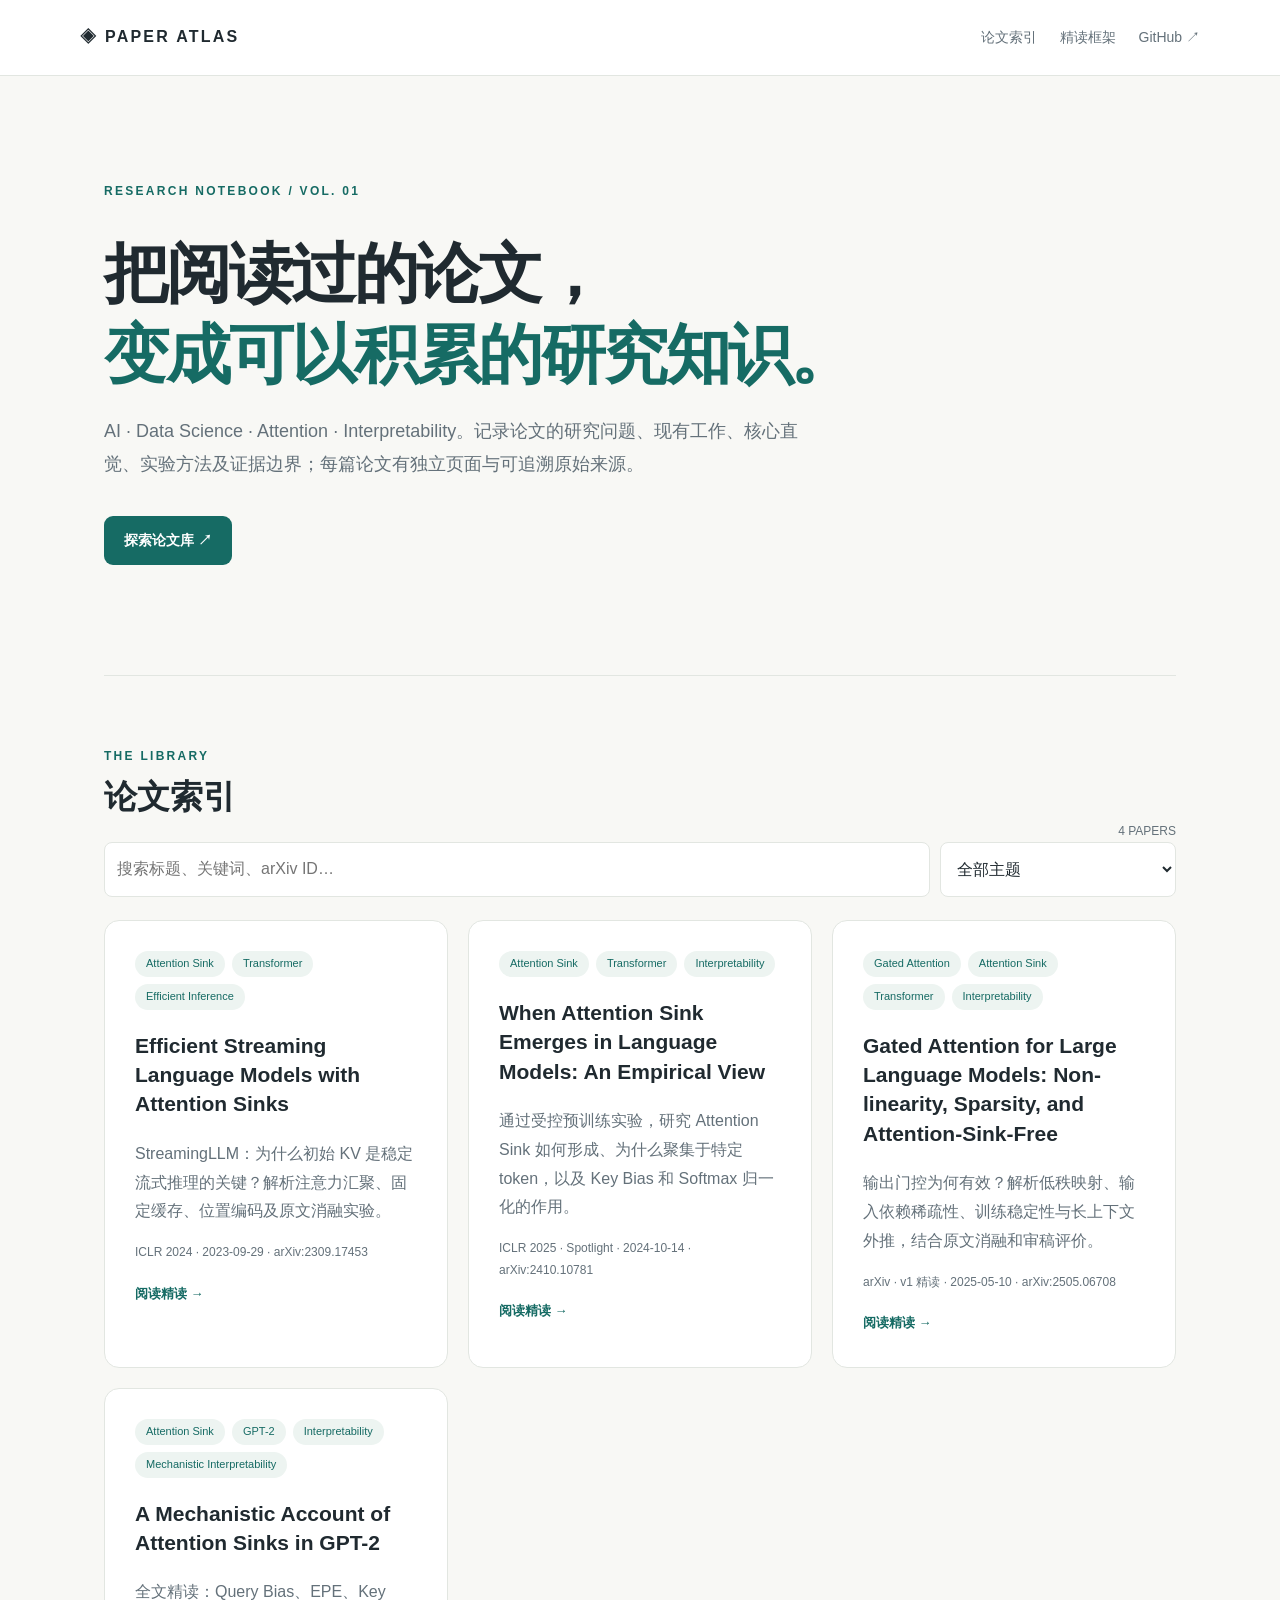
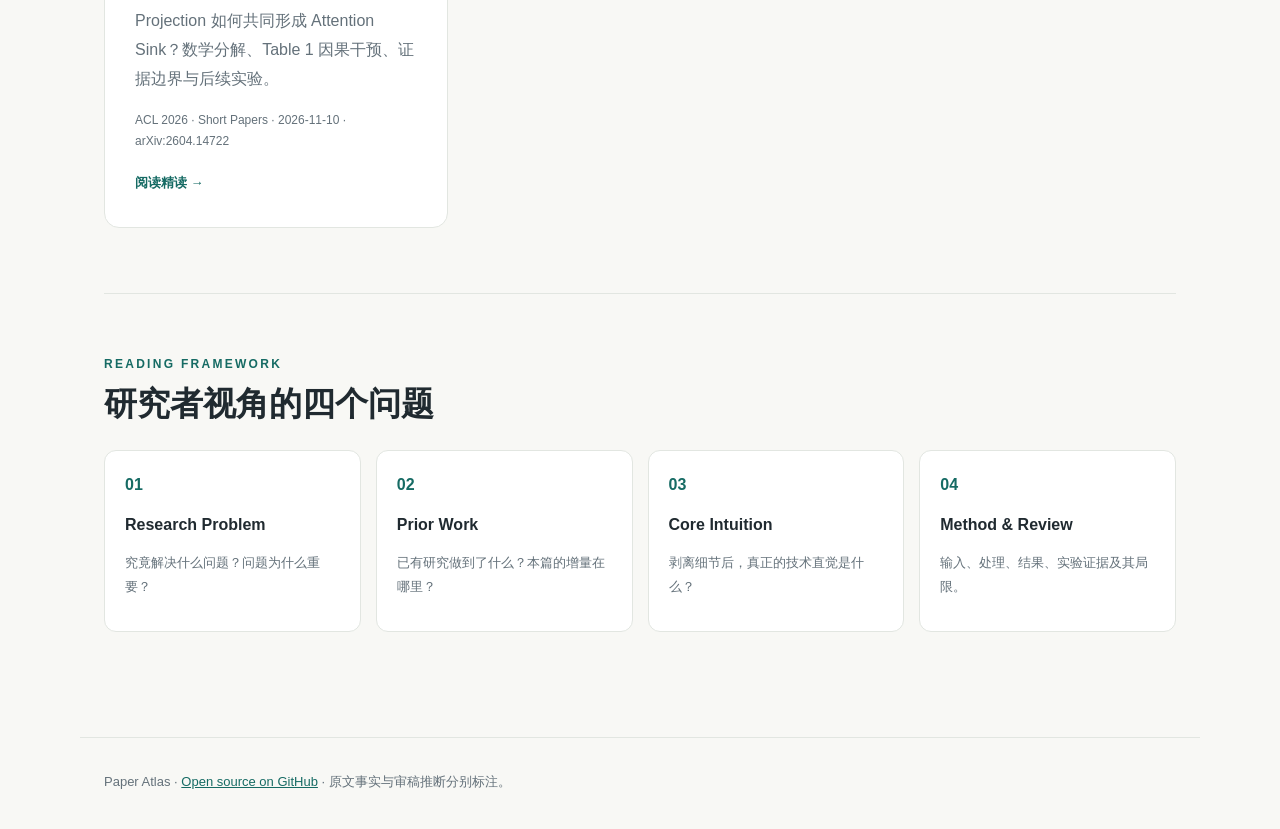
<file: index.html>
<!doctype html>
<html lang="zh-CN"><head><meta charset="utf-8"><meta name="viewport" content="width=device-width,initial-scale=1">
<title>Paper Atlas | Research reading notebook</title><meta name="description" content="AI & Data Science 论文精读档案。研究问题、核心直觉、实验与审稿评价。"><link rel="stylesheet" href="style.css"></head>
<body><header class="top"><a class="brand" href="index.html">◈ PAPER ATLAS</a><nav><a href="#library">论文索引</a><a href="#method">精读框架</a><a href="https://github.com/fenglin178/paper-atlas">GitHub ↗</a></nav></header>
<main class="wrap"><section class="hero"><span class="overline">RESEARCH NOTEBOOK / VOL. 01</span><h1>把阅读过的论文，<br><em>变成可以积累的研究知识。</em></h1><p>AI · Data Science · Attention · Interpretability。记录论文的研究问题、现有工作、核心直觉、实验方法及证据边界；每篇论文有独立页面与可追溯原始来源。</p><a class="button" href="#library">探索论文库 ↗</a></section>
<section id="library"><div class="section-title"><div><span class="overline">THE LIBRARY</span><h2>论文索引</h2></div><span id="count" class="count"></span></div><div class="filters"><input id="search" type="search" placeholder="搜索标题、关键词、arXiv ID…" aria-label="搜索论文"><select id="tag" aria-label="论文分类"><option value="">全部主题</option></select></div><div id="papers" class="library"></div><p id="empty" hidden>没有匹配的论文，请调整搜索条件。</p></section>
<section id="method" class="method"><span class="overline">READING FRAMEWORK</span><h2>研究者视角的四个问题</h2><div class="steps"><div><strong>01</strong><h3>Research Problem</h3><p>究竟解决什么问题？问题为什么重要？</p></div><div><strong>02</strong><h3>Prior Work</h3><p>已有研究做到了什么？本篇的增量在哪里？</p></div><div><strong>03</strong><h3>Core Intuition</h3><p>剥离细节后，真正的技术直觉是什么？</p></div><div><strong>04</strong><h3>Method & Review</h3><p>输入、处理、结果、实验证据及其局限。</p></div></div></section></main>
<footer class="wrap">Paper Atlas · <a href="https://github.com/fenglin178/paper-atlas">Open source on GitHub</a> · 原文事实与审稿推断分别标注。</footer>
<script src="papers/index.js?v=20261110-4"></script><script>
const box=document.getElementById('papers'),search=document.getElementById('search'),tag=document.getElementById('tag');
document.getElementById('count').textContent=PAPERS.length+' PAPERS';
[...new Set(PAPERS.flatMap(p=>p.tags))].sort().forEach(x=>{const o=document.createElement('option');o.value=x;o.textContent=x;tag.appendChild(o)});
function render(){box.replaceChildren();let term=search.value.trim().toLowerCase();let list=PAPERS.filter(p=>(!tag.value||p.tags.includes(tag.value))&&[p.title,p.description,p.arxiv,...p.tags].join(' ').toLowerCase().includes(term));document.getElementById('empty').hidden=list.length>0;
for(const p of list){let a=document.createElement('a');a.href=p.page;a.className='paper';let tags=document.createElement('div');tags.className='tags';p.tags.forEach(t=>{let s=document.createElement('span');s.textContent=t;tags.appendChild(s)});let h=document.createElement('h3');h.textContent=p.title;let d=document.createElement('p');d.textContent=p.description;let m=document.createElement('div');m.className='meta';m.textContent=p.venue+' · '+p.date+' · arXiv:'+p.arxiv;let more=document.createElement('strong');more.textContent='阅读精读 →';a.append(tags,h,d,m,more);box.appendChild(a)}}search.addEventListener('input',render);tag.addEventListener('change',render);render();
</script></body></html>
</file>
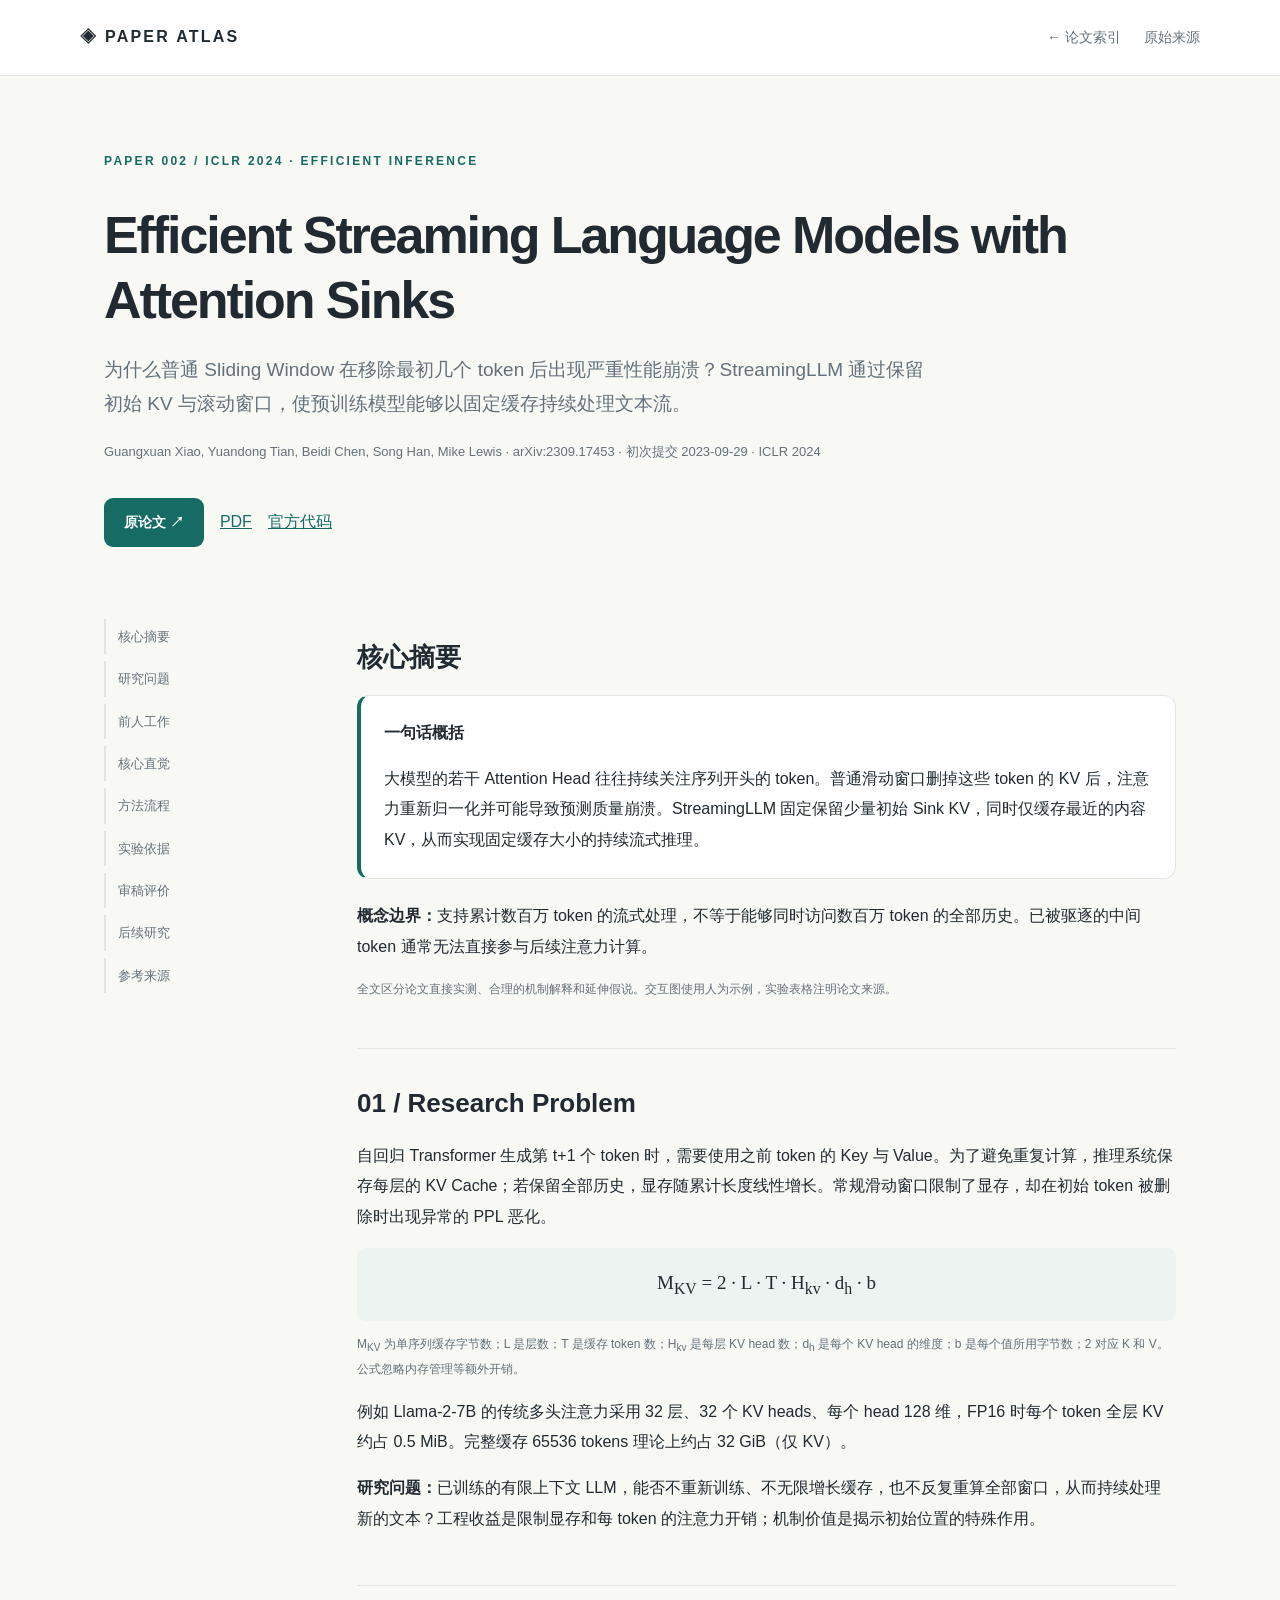
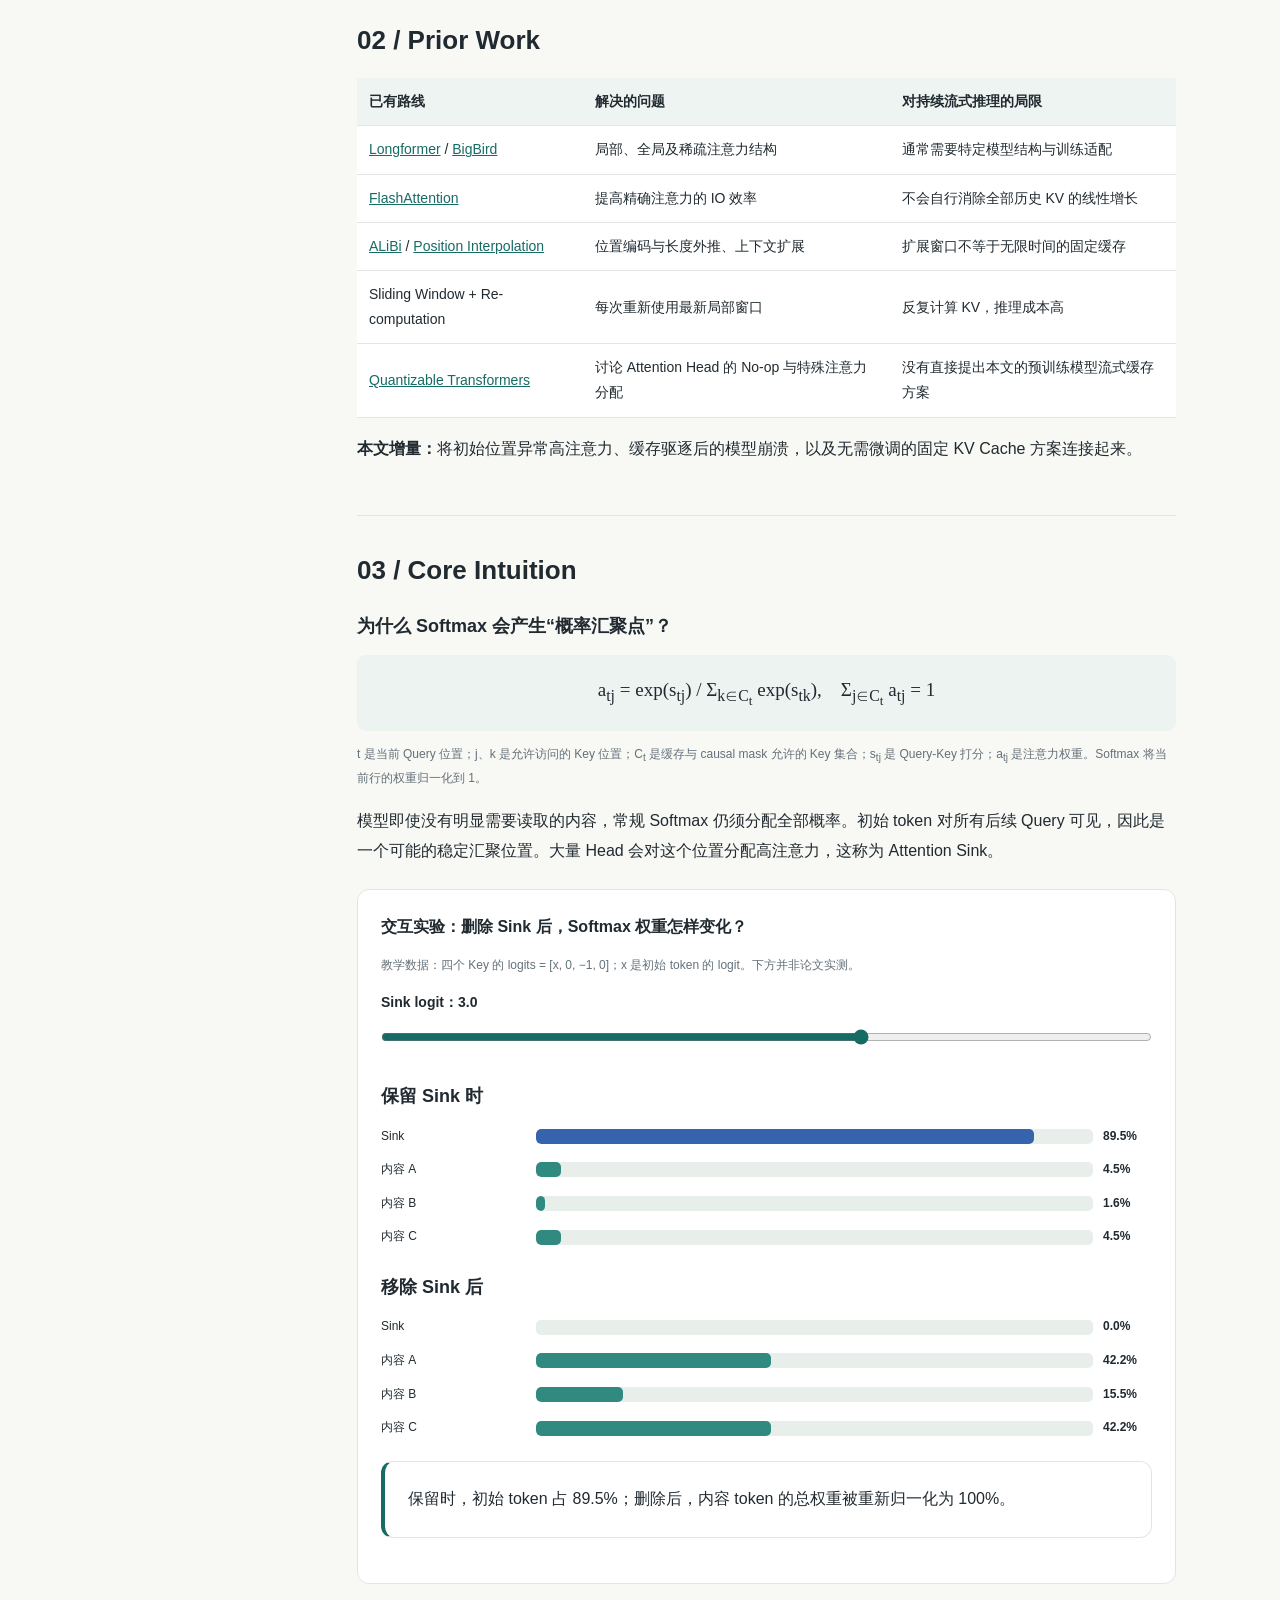
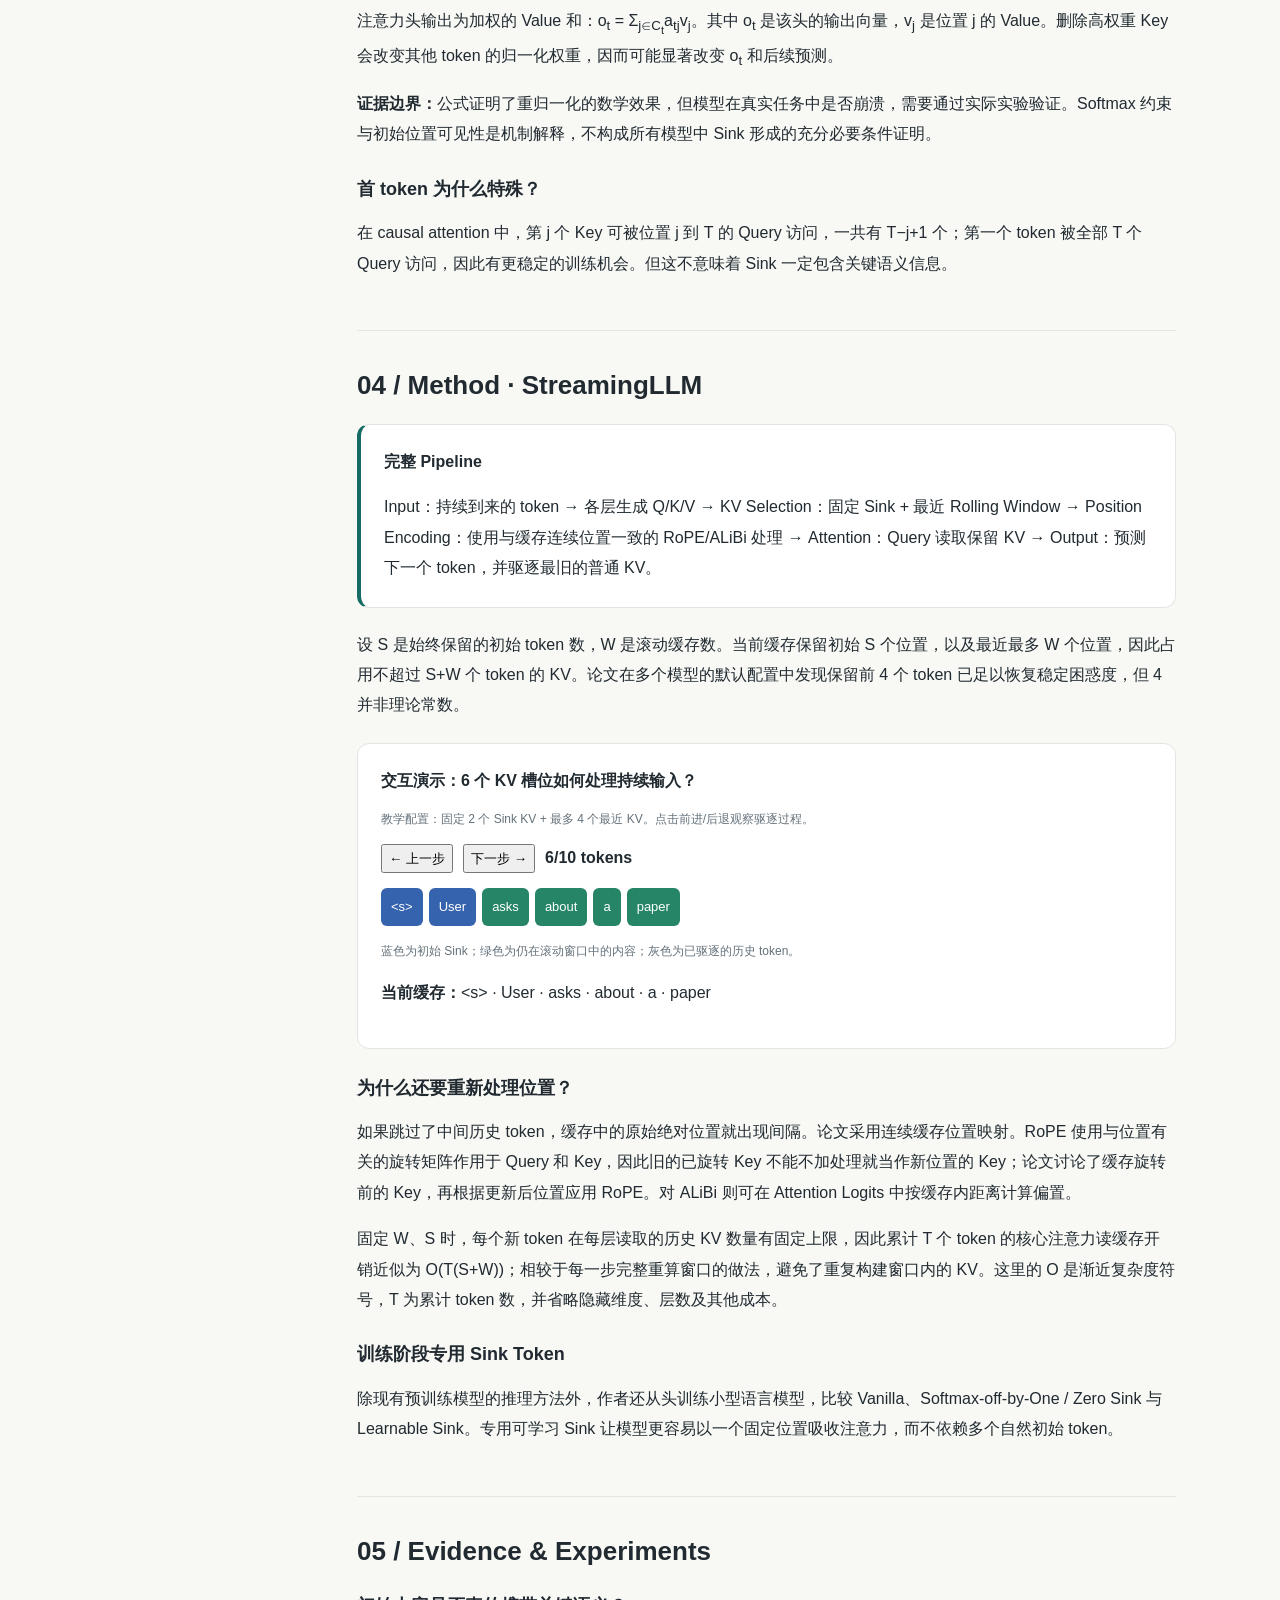
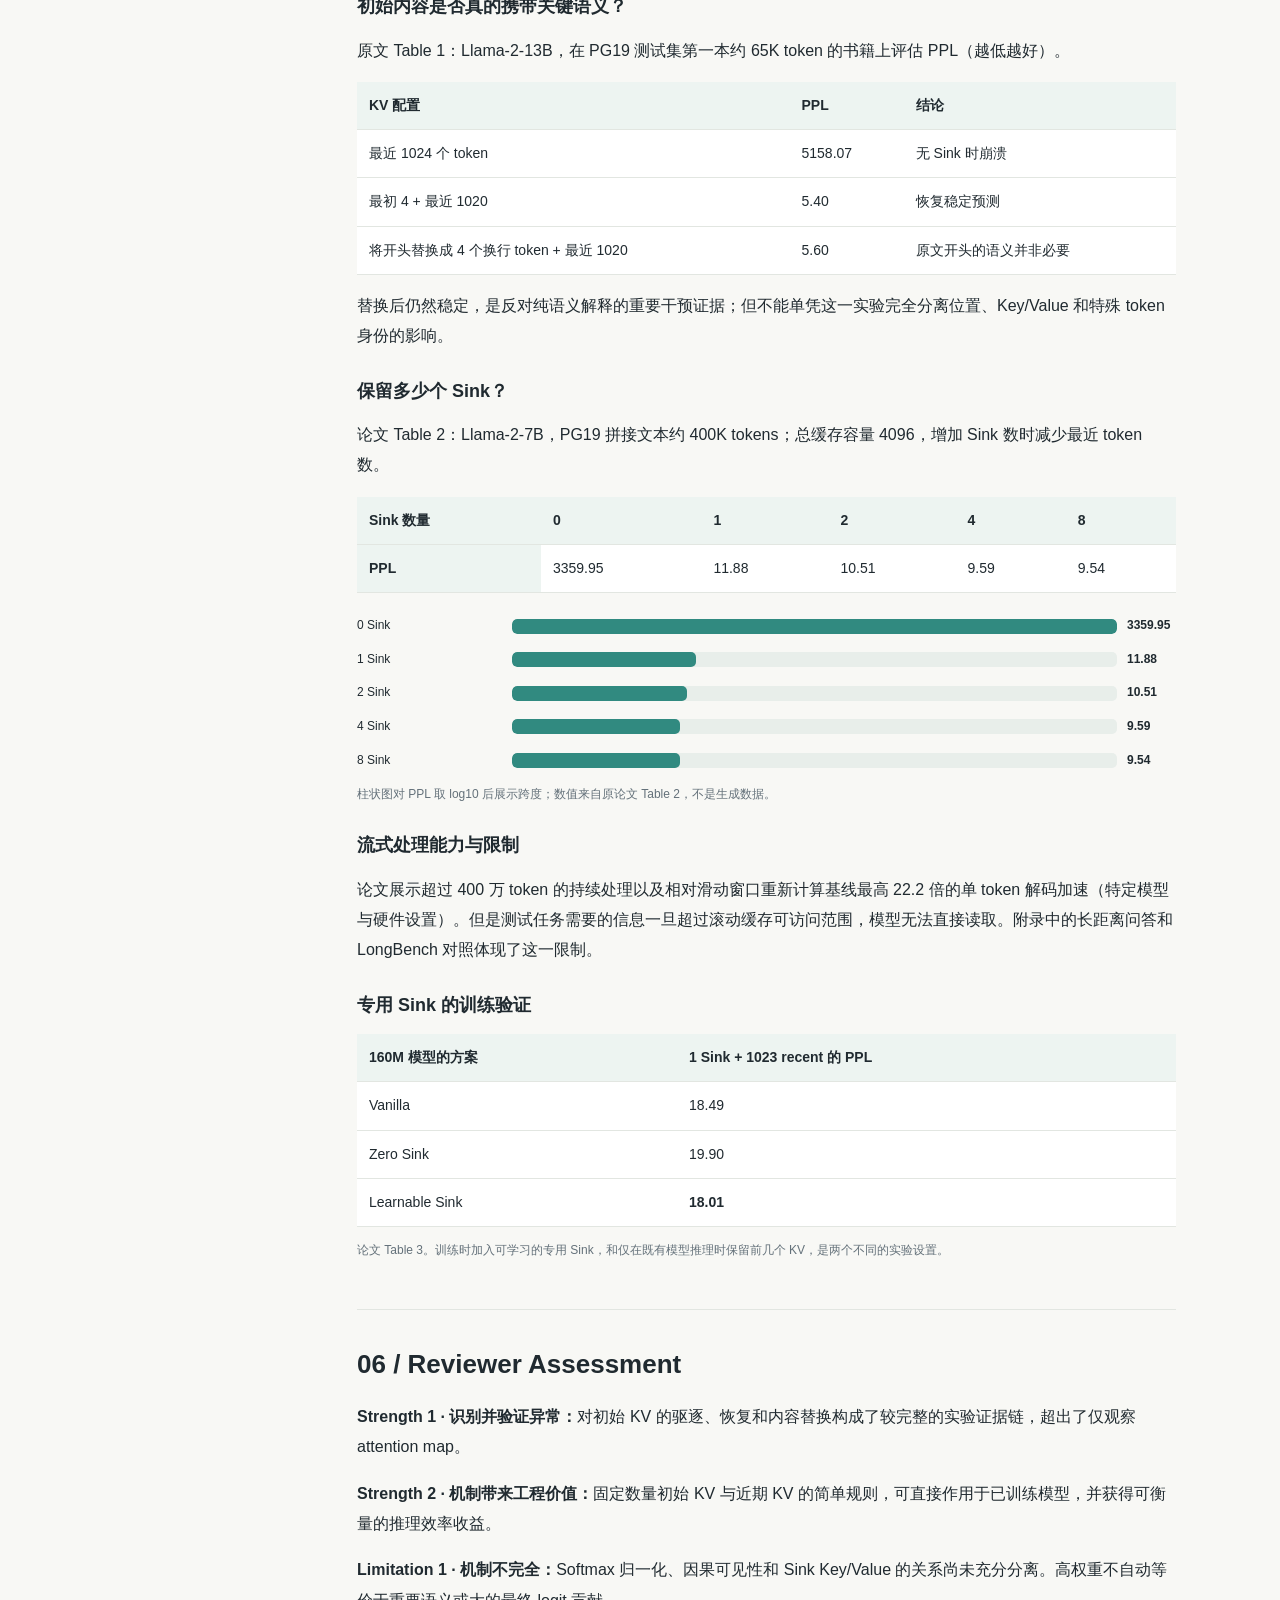
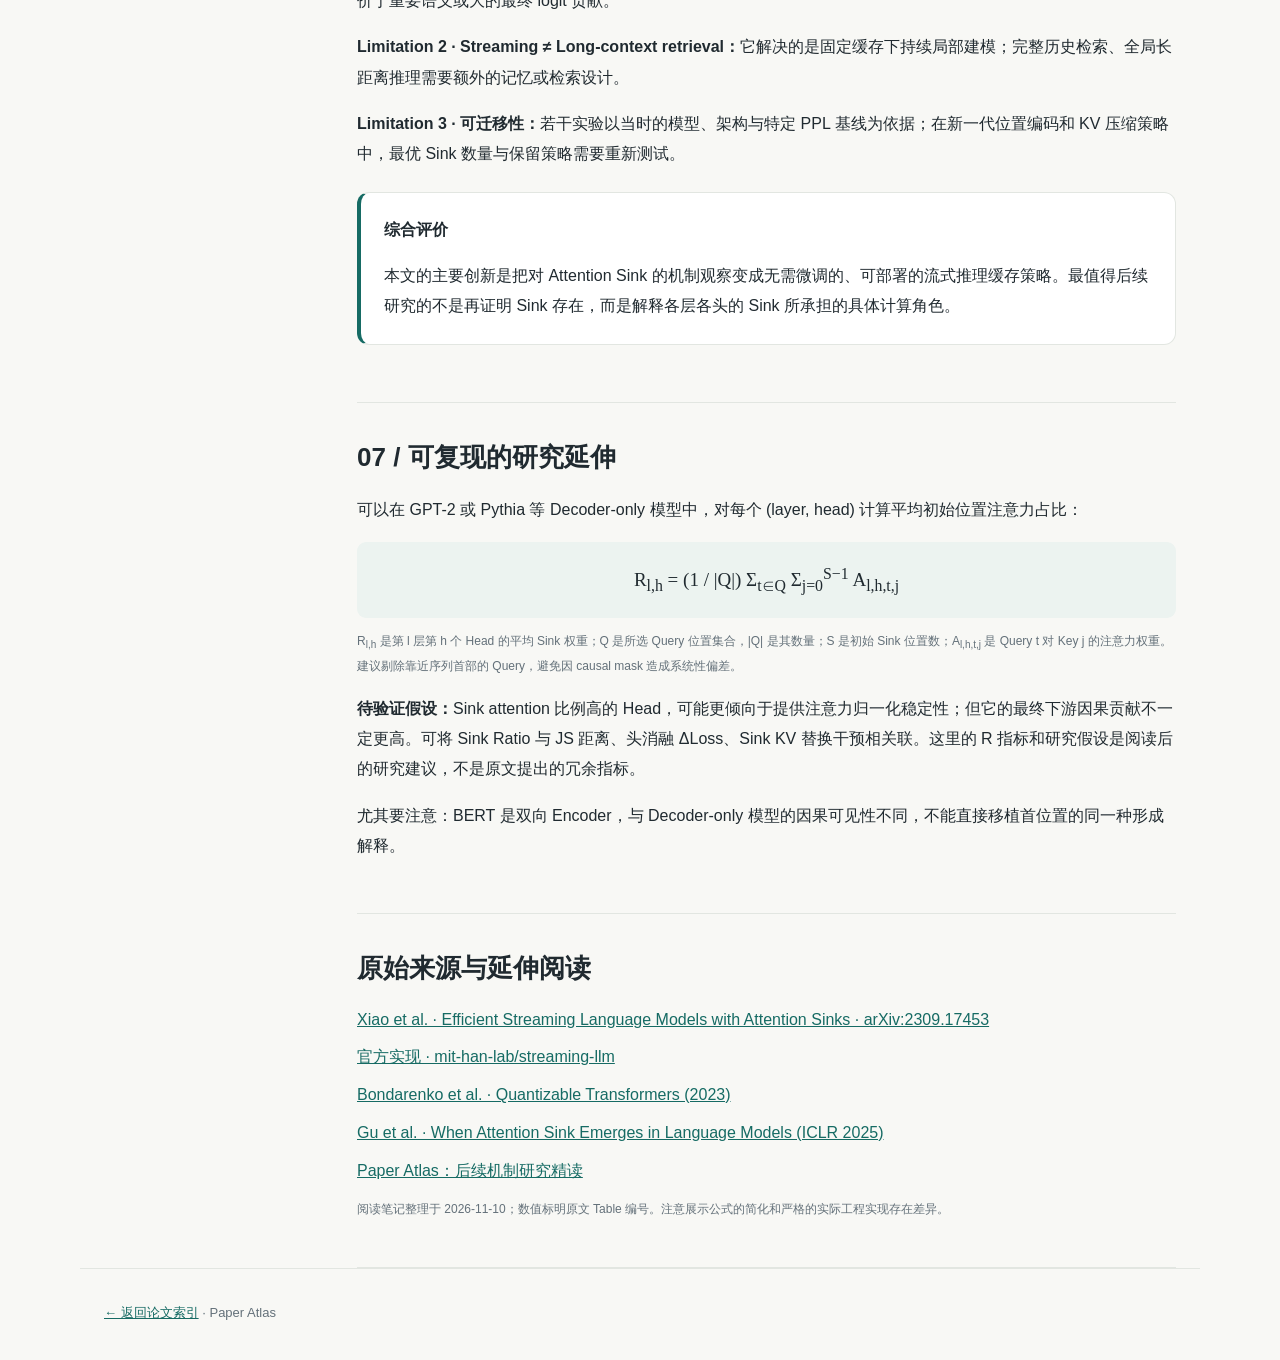
<file: papers/2309.17453.html>
<!doctype html><html lang="zh-CN"><head><meta charset="utf-8"><meta name="viewport" content="width=device-width,initial-scale=1"><meta name="description" content="StreamingLLM 深度精读：Attention Sinks、KV Cache、流式解码、实验与审稿评价"><title>StreamingLLM · Paper Atlas</title><link rel="stylesheet" href="../style.css"></head><body>
<header class="top"><a class="brand" href="../index.html">◈ PAPER ATLAS</a><nav><a href="../index.html">← 论文索引</a><a href="#references">原始来源</a></nav></header>
<main class="wrap"><section class="article-head"><span class="overline">PAPER 002 / ICLR 2024 · EFFICIENT INFERENCE</span><h1>Efficient Streaming Language Models with Attention Sinks</h1><p class="lead">为什么普通 Sliding Window 在移除最初几个 token 后出现严重性能崩溃？StreamingLLM 通过保留初始 KV 与滚动窗口，使预训练模型能够以固定缓存持续处理文本流。</p><p class="source">Guangxuan Xiao, Yuandong Tian, Beidi Chen, Song Han, Mike Lewis · arXiv:2309.17453 · 初次提交 2023-09-29 · ICLR 2024</p><p><a class="button" href="https://arxiv.org/abs/2309.17453" target="_blank" rel="noopener">原论文 ↗</a>　<a href="https://arxiv.org/pdf/2309.17453">PDF</a>　<a href="https://github.com/mit-han-lab/streaming-llm">官方代码</a></p></section>
<div class="article-layout"><aside class="toc"><a href="#summary">核心摘要</a><a href="#problem">研究问题</a><a href="#prior">前人工作</a><a href="#intuition">核心直觉</a><a href="#method">方法流程</a><a href="#results">实验依据</a><a href="#review">审稿评价</a><a href="#research">后续研究</a><a href="#references">参考来源</a></aside><article>
<section id="summary"><h2>核心摘要</h2><div class="callout"><strong>一句话概括</strong><p>大模型的若干 Attention Head 往往持续关注序列开头的 token。普通滑动窗口删掉这些 token 的 KV 后，注意力重新归一化并可能导致预测质量崩溃。StreamingLLM 固定保留少量初始 Sink KV，同时仅缓存最近的内容 KV，从而实现固定缓存大小的持续流式推理。</p></div><p><strong>概念边界：</strong>支持累计数百万 token 的流式处理，不等于能够同时访问数百万 token 的全部历史。已被驱逐的中间 token 通常无法直接参与后续注意力计算。</p><p class="caption">全文区分论文直接实测、合理的机制解释和延伸假说。交互图使用人为示例，实验表格注明论文来源。</p></section>
<section id="problem"><h2>01 / Research Problem</h2><p>自回归 Transformer 生成第 t+1 个 token 时，需要使用之前 token 的 Key 与 Value。为了避免重复计算，推理系统保存每层的 KV Cache；若保留全部历史，显存随累计长度线性增长。常规滑动窗口限制了显存，却在初始 token 被删除时出现异常的 PPL 恶化。</p><div class="formula">M<sub>KV</sub> = 2 · L · T · H<sub>kv</sub> · d<sub>h</sub> · b</div><p class="caption">M<sub>KV</sub> 为单序列缓存字节数；L 是层数；T 是缓存 token 数；H<sub>kv</sub> 是每层 KV head 数；d<sub>h</sub> 是每个 KV head 的维度；b 是每个值所用字节数；2 对应 K 和 V。公式忽略内存管理等额外开销。</p><p>例如 Llama-2-7B 的传统多头注意力采用 32 层、32 个 KV heads、每个 head 128 维，FP16 时每个 token 全层 KV 约占 0.5 MiB。完整缓存 65536 tokens 理论上约占 32 GiB（仅 KV）。</p><p><strong>研究问题：</strong>已训练的有限上下文 LLM，能否不重新训练、不无限增长缓存，也不反复重算全部窗口，从而持续处理新的文本？工程收益是限制显存和每 token 的注意力开销；机制价值是揭示初始位置的特殊作用。</p></section>
<section id="prior"><h2>02 / Prior Work</h2><div class="scroll"><table><thead><tr><th>已有路线</th><th>解决的问题</th><th>对持续流式推理的局限</th></tr></thead><tbody><tr><td><a href="https://arxiv.org/abs/2004.05150">Longformer</a> / <a href="https://arxiv.org/abs/2007.14062">BigBird</a></td><td>局部、全局及稀疏注意力结构</td><td>通常需要特定模型结构与训练适配</td></tr><tr><td><a href="https://arxiv.org/abs/2205.14135">FlashAttention</a></td><td>提高精确注意力的 IO 效率</td><td>不会自行消除全部历史 KV 的线性增长</td></tr><tr><td><a href="https://arxiv.org/abs/2108.12409">ALiBi</a> / <a href="https://arxiv.org/abs/2306.15595">Position Interpolation</a></td><td>位置编码与长度外推、上下文扩展</td><td>扩展窗口不等于无限时间的固定缓存</td></tr><tr><td>Sliding Window + Re-computation</td><td>每次重新使用最新局部窗口</td><td>反复计算 KV，推理成本高</td></tr><tr><td><a href="https://arxiv.org/abs/2306.12929">Quantizable Transformers</a></td><td>讨论 Attention Head 的 No-op 与特殊注意力分配</td><td>没有直接提出本文的预训练模型流式缓存方案</td></tr></tbody></table></div><p><strong>本文增量：</strong>将初始位置异常高注意力、缓存驱逐后的模型崩溃，以及无需微调的固定 KV Cache 方案连接起来。</p></section>
<section id="intuition"><h2>03 / Core Intuition</h2><h3>为什么 Softmax 会产生“概率汇聚点”？</h3><div class="formula">a<sub>tj</sub> = exp(s<sub>tj</sub>) / Σ<sub>k∈C<sub>t</sub></sub> exp(s<sub>tk</sub>),　Σ<sub>j∈C<sub>t</sub></sub> a<sub>tj</sub> = 1</div><p class="caption">t 是当前 Query 位置；j、k 是允许访问的 Key 位置；C<sub>t</sub> 是缓存与 causal mask 允许的 Key 集合；s<sub>tj</sub> 是 Query-Key 打分；a<sub>tj</sub> 是注意力权重。Softmax 将当前行的权重归一化到 1。</p><p>模型即使没有明显需要读取的内容，常规 Softmax 仍须分配全部概率。初始 token 对所有后续 Query 可见，因此是一个可能的稳定汇聚位置。大量 Head 会对这个位置分配高注意力，这称为 Attention Sink。</p><figure><strong>交互实验：删除 Sink 后，Softmax 权重怎样变化？</strong><p class="caption">教学数据：四个 Key 的 logits = [x, 0, −1, 0]；x 是初始 token 的 logit。下方并非论文实测。</p><label for="sink-logit">Sink logit：<output id="sink-logit-value">3.0</output></label><input id="sink-logit" type="range" min="-2" max="6" step=".5" value="3"><div id="sink-bars"></div><div class="callout" id="sink-summary"></div></figure><p>注意力头输出为加权的 Value 和：o<sub>t</sub> = Σ<sub>j∈C<sub>t</sub></sub>a<sub>tj</sub>v<sub>j</sub>。其中 o<sub>t</sub> 是该头的输出向量，v<sub>j</sub> 是位置 j 的 Value。删除高权重 Key 会改变其他 token 的归一化权重，因而可能显著改变 o<sub>t</sub> 和后续预测。</p><p><strong>证据边界：</strong>公式证明了重归一化的数学效果，但模型在真实任务中是否崩溃，需要通过实际实验验证。Softmax 约束与初始位置可见性是机制解释，不构成所有模型中 Sink 形成的充分必要条件证明。</p><h3>首 token 为什么特殊？</h3><p>在 causal attention 中，第 j 个 Key 可被位置 j 到 T 的 Query 访问，一共有 T−j+1 个；第一个 token 被全部 T 个 Query 访问，因此有更稳定的训练机会。但这不意味着 Sink 一定包含关键语义信息。</p></section>
<section id="method"><h2>04 / Method · StreamingLLM</h2><div class="callout"><strong>完整 Pipeline</strong><p>Input：持续到来的 token → 各层生成 Q/K/V → KV Selection：固定 Sink + 最近 Rolling Window → Position Encoding：使用与缓存连续位置一致的 RoPE/ALiBi 处理 → Attention：Query 读取保留 KV → Output：预测下一个 token，并驱逐最旧的普通 KV。</p></div><p>设 S 是始终保留的初始 token 数，W 是滚动缓存数。当前缓存保留初始 S 个位置，以及最近最多 W 个位置，因此占用不超过 S+W 个 token 的 KV。论文在多个模型的默认配置中发现保留前 4 个 token 已足以恢复稳定困惑度，但 4 并非理论常数。</p><figure><strong>交互演示：6 个 KV 槽位如何处理持续输入？</strong><p class="caption">教学配置：固定 2 个 Sink KV + 最多 4 个最近 KV。点击前进/后退观察驱逐过程。</p><div style="display:flex;gap:10px;flex-wrap:wrap;margin:14px 0"><button id="kv-prev" type="button">← 上一步</button><button id="kv-next" type="button">下一步 →</button><strong id="kv-step"></strong></div><div id="kv-all" style="display:flex;flex-wrap:wrap;gap:6px;margin:15px 0"></div><div class="caption">蓝色为初始 Sink；绿色为仍在滚动窗口中的内容；灰色为已驱逐的历史 token。</div><p><strong>当前缓存：</strong><span id="kv-kept"></span></p></figure><h3>为什么还要重新处理位置？</h3><p>如果跳过了中间历史 token，缓存中的原始绝对位置就出现间隔。论文采用连续缓存位置映射。RoPE 使用与位置有关的旋转矩阵作用于 Query 和 Key，因此旧的已旋转 Key 不能不加处理就当作新位置的 Key；论文讨论了缓存旋转前的 Key，再根据更新后位置应用 RoPE。对 ALiBi 则可在 Attention Logits 中按缓存内距离计算偏置。</p><p>固定 W、S 时，每个新 token 在每层读取的历史 KV 数量有固定上限，因此累计 T 个 token 的核心注意力读缓存开销近似为 O(T(S+W))；相较于每一步完整重算窗口的做法，避免了重复构建窗口内的 KV。这里的 O 是渐近复杂度符号，T 为累计 token 数，并省略隐藏维度、层数及其他成本。</p><h3>训练阶段专用 Sink Token</h3><p>除现有预训练模型的推理方法外，作者还从头训练小型语言模型，比较 Vanilla、Softmax-off-by-One / Zero Sink 与 Learnable Sink。专用可学习 Sink 让模型更容易以一个固定位置吸收注意力，而不依赖多个自然初始 token。</p></section>
<section id="results"><h2>05 / Evidence & Experiments</h2><h3>初始内容是否真的携带关键语义？</h3><p>原文 Table 1：Llama-2-13B，在 PG19 测试集第一本约 65K token 的书籍上评估 PPL（越低越好）。</p><div class="scroll"><table><thead><tr><th>KV 配置</th><th>PPL</th><th>结论</th></tr></thead><tbody><tr><td>最近 1024 个 token</td><td>5158.07</td><td>无 Sink 时崩溃</td></tr><tr><td>最初 4 + 最近 1020</td><td>5.40</td><td>恢复稳定预测</td></tr><tr><td>将开头替换成 4 个换行 token + 最近 1020</td><td>5.60</td><td>原文开头的语义并非必要</td></tr></tbody></table></div><p>替换后仍然稳定，是反对纯语义解释的重要干预证据；但不能单凭这一实验完全分离位置、Key/Value 和特殊 token 身份的影响。</p><h3>保留多少个 Sink？</h3><p>论文 Table 2：Llama-2-7B，PG19 拼接文本约 400K tokens；总缓存容量 4096，增加 Sink 数时减少最近 token 数。</p><div class="scroll"><table><thead><tr><th>Sink 数量</th><th>0</th><th>1</th><th>2</th><th>4</th><th>8</th></tr></thead><tbody><tr><th>PPL</th><td>3359.95</td><td>11.88</td><td>10.51</td><td>9.59</td><td>9.54</td></tr></tbody></table></div><div id="ppl-bars" class="chart" aria-label="不同 Sink 数量对应的困惑度"></div><p class="caption">柱状图对 PPL 取 log10 后展示跨度；数值来自原论文 Table 2，不是生成数据。</p><h3>流式处理能力与限制</h3><p>论文展示超过 400 万 token 的持续处理以及相对滑动窗口重新计算基线最高 22.2 倍的单 token 解码加速（特定模型与硬件设置）。但是测试任务需要的信息一旦超过滚动缓存可访问范围，模型无法直接读取。附录中的长距离问答和 LongBench 对照体现了这一限制。</p><h3>专用 Sink 的训练验证</h3><div class="scroll"><table><thead><tr><th>160M 模型的方案</th><th>1 Sink + 1023 recent 的 PPL</th></tr></thead><tbody><tr><td>Vanilla</td><td>18.49</td></tr><tr><td>Zero Sink</td><td>19.90</td></tr><tr><td>Learnable Sink</td><td><strong>18.01</strong></td></tr></tbody></table></div><p class="caption">论文 Table 3。训练时加入可学习的专用 Sink，和仅在既有模型推理时保留前几个 KV，是两个不同的实验设置。</p></section>
<section id="review"><h2>06 / Reviewer Assessment</h2><p><strong>Strength 1 · 识别并验证异常：</strong>对初始 KV 的驱逐、恢复和内容替换构成了较完整的实验证据链，超出了仅观察 attention map。</p><p><strong>Strength 2 · 机制带来工程价值：</strong>固定数量初始 KV 与近期 KV 的简单规则，可直接作用于已训练模型，并获得可衡量的推理效率收益。</p><p><strong>Limitation 1 · 机制不完全：</strong>Softmax 归一化、因果可见性和 Sink Key/Value 的关系尚未充分分离。高权重不自动等价于重要语义或大的最终 logit 贡献。</p><p><strong>Limitation 2 · Streaming ≠ Long-context retrieval：</strong>它解决的是固定缓存下持续局部建模；完整历史检索、全局长距离推理需要额外的记忆或检索设计。</p><p><strong>Limitation 3 · 可迁移性：</strong>若干实验以当时的模型、架构与特定 PPL 基线为依据；在新一代位置编码和 KV 压缩策略中，最优 Sink 数量与保留策略需要重新测试。</p><div class="callout"><strong>综合评价</strong><p>本文的主要创新是把对 Attention Sink 的机制观察变成无需微调的、可部署的流式推理缓存策略。最值得后续研究的不是再证明 Sink 存在，而是解释各层各头的 Sink 所承担的具体计算角色。</p></div></section>
<section id="research"><h2>07 / 可复现的研究延伸</h2><p>可以在 GPT-2 或 Pythia 等 Decoder-only 模型中，对每个 (layer, head) 计算平均初始位置注意力占比：</p><div class="formula">R<sub>l,h</sub> = (1 / |Q|) Σ<sub>t∈Q</sub> Σ<sub>j=0</sub><sup>S−1</sup> A<sub>l,h,t,j</sub></div><p class="caption">R<sub>l,h</sub> 是第 l 层第 h 个 Head 的平均 Sink 权重；Q 是所选 Query 位置集合，|Q| 是其数量；S 是初始 Sink 位置数；A<sub>l,h,t,j</sub> 是 Query t 对 Key j 的注意力权重。建议剔除靠近序列首部的 Query，避免因 causal mask 造成系统性偏差。</p><p><strong>待验证假设：</strong>Sink attention 比例高的 Head，可能更倾向于提供注意力归一化稳定性；但它的最终下游因果贡献不一定更高。可将 Sink Ratio 与 JS 距离、头消融 ΔLoss、Sink KV 替换干预相关联。这里的 R 指标和研究假设是阅读后的研究建议，不是原文提出的冗余指标。</p><p>尤其要注意：BERT 是双向 Encoder，与 Decoder-only 模型的因果可见性不同，不能直接移植首位置的同一种形成解释。</p></section>
<section id="references"><h2>原始来源与延伸阅读</h2><div class="linklist"><a href="https://arxiv.org/abs/2309.17453">Xiao et al. · Efficient Streaming Language Models with Attention Sinks · arXiv:2309.17453</a><a href="https://github.com/mit-han-lab/streaming-llm">官方实现 · mit-han-lab/streaming-llm</a><a href="https://arxiv.org/abs/2306.12929">Bondarenko et al. · Quantizable Transformers (2023)</a><a href="https://arxiv.org/abs/2410.10781">Gu et al. · When Attention Sink Emerges in Language Models (ICLR 2025)</a><a href="2410.10781.html">Paper Atlas：后续机制研究精读</a></div><p class="caption">阅读笔记整理于 2026-11-10；数值标明原文 Table 编号。注意展示公式的简化和严格的实际工程实现存在差异。</p></section>
</article></div></main><footer class="wrap"><a href="../index.html">← 返回论文索引</a> · Paper Atlas</footer><script src="streamingllm.js"></script></body></html>
</file>
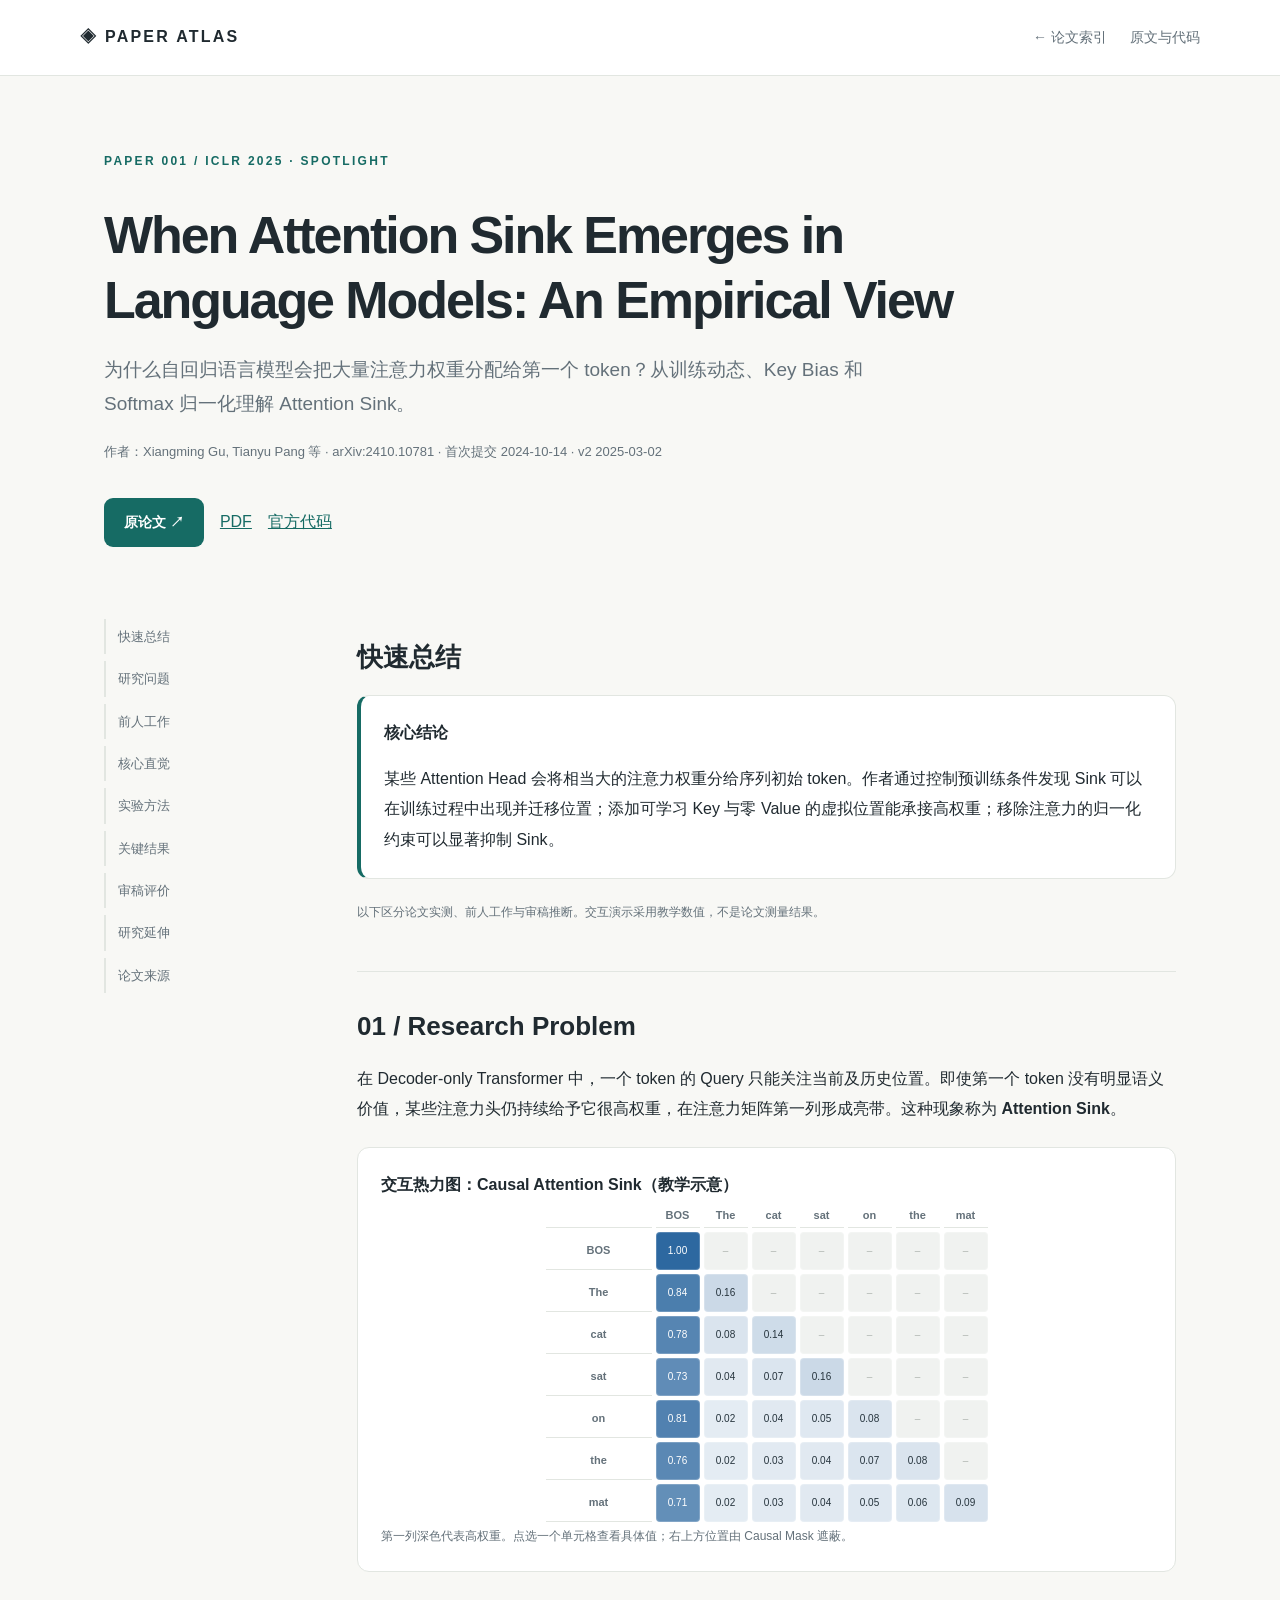
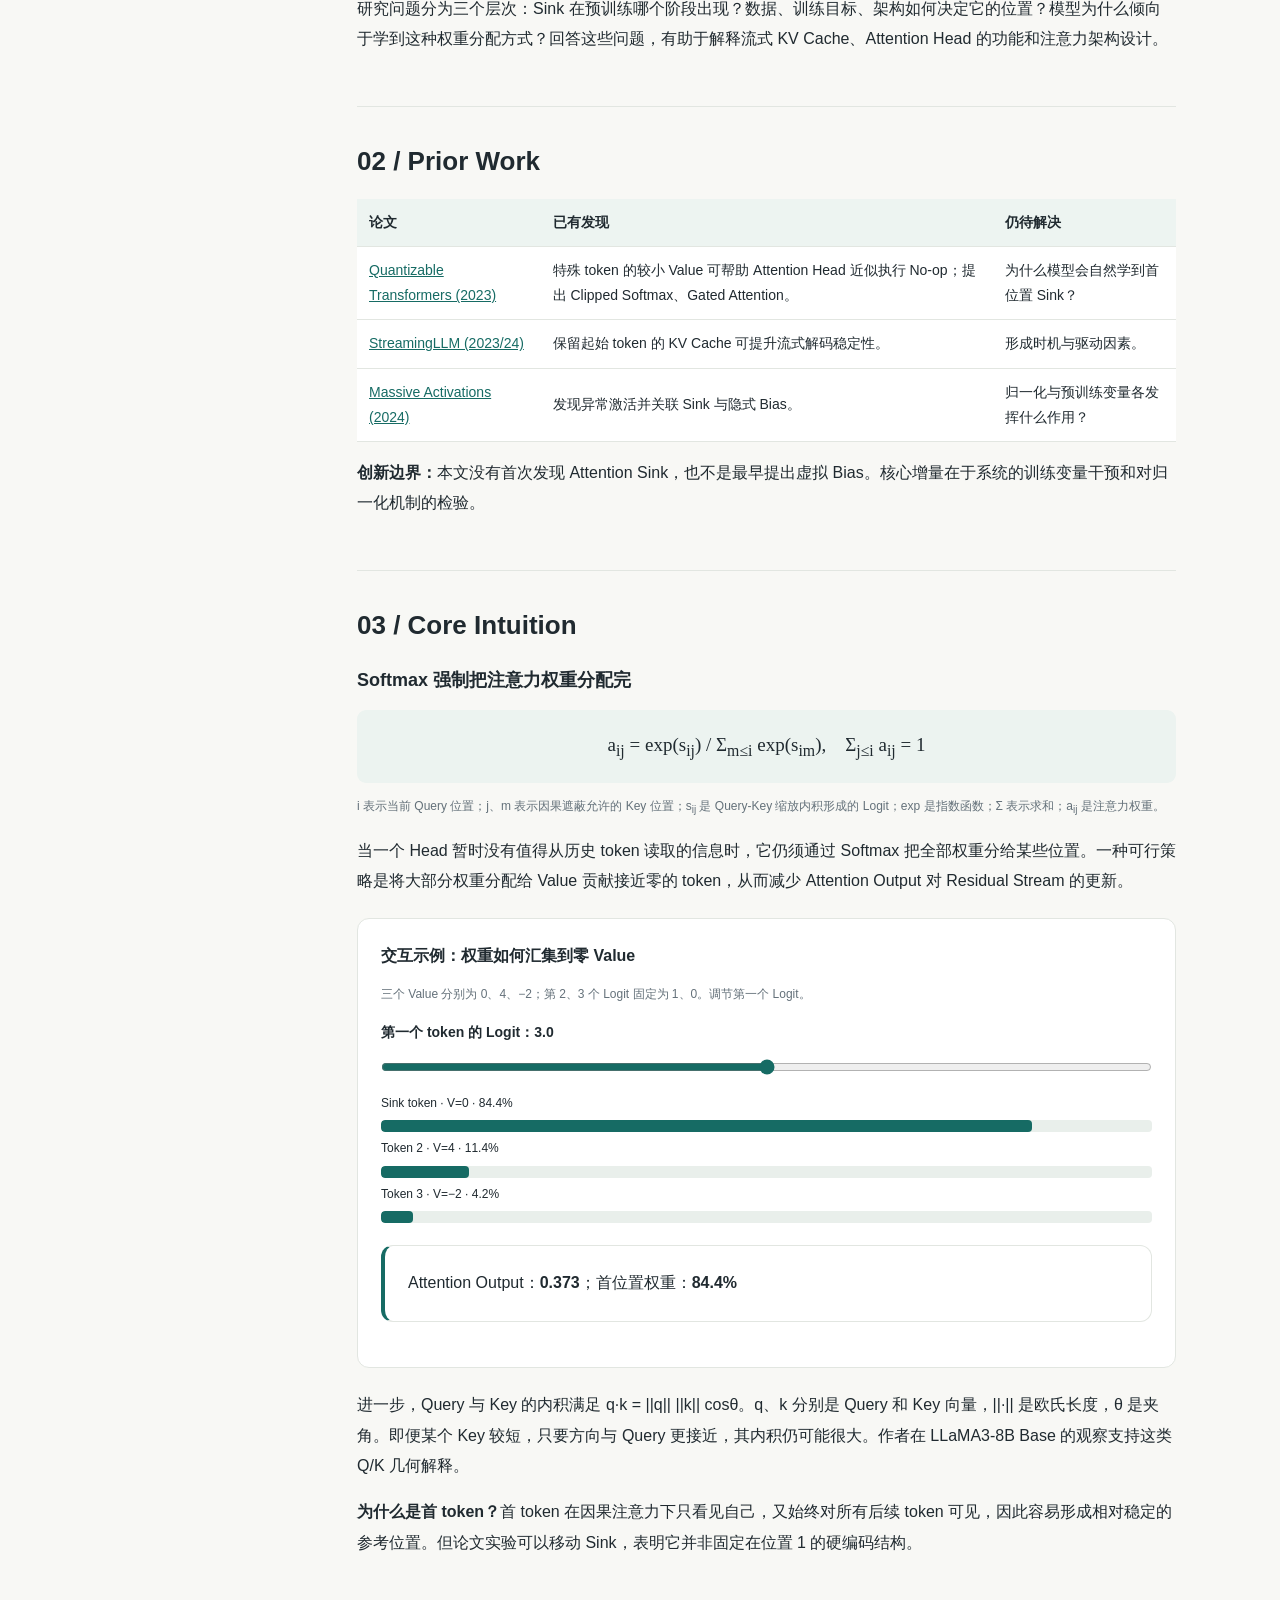
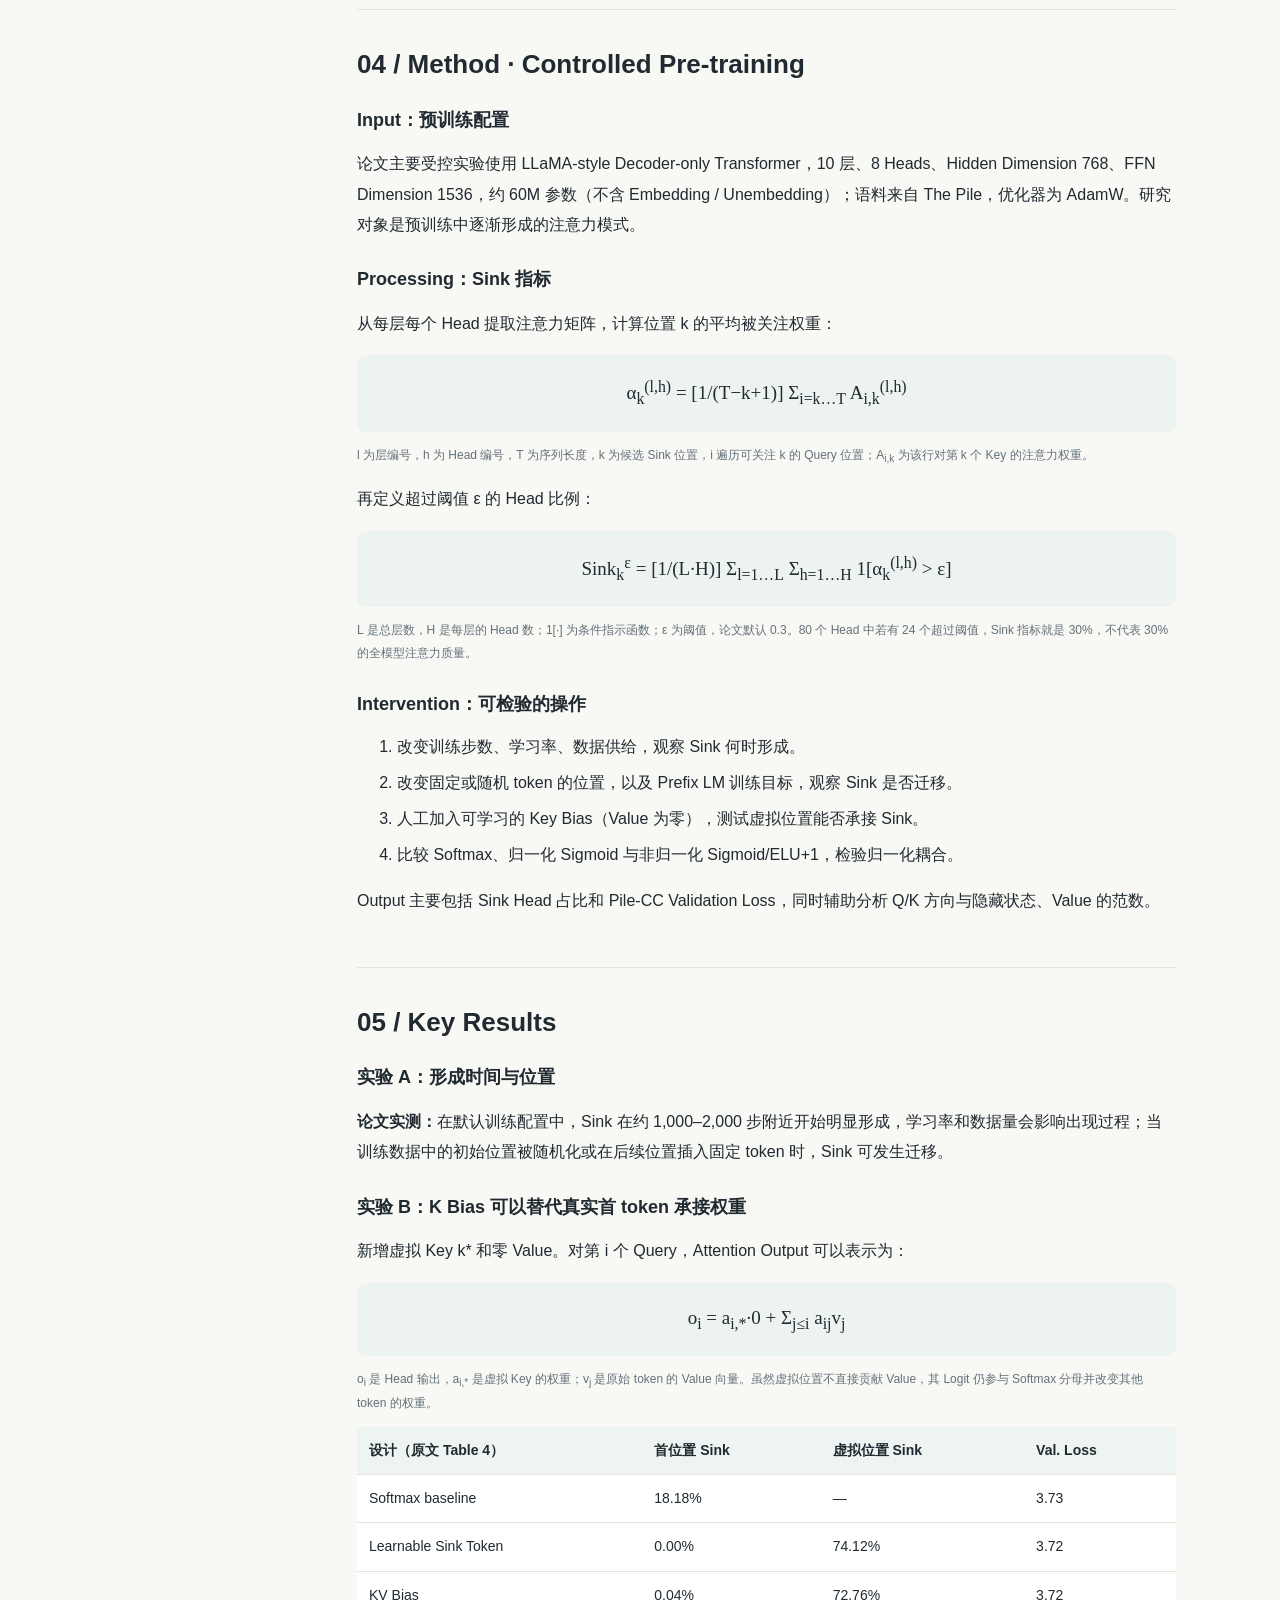
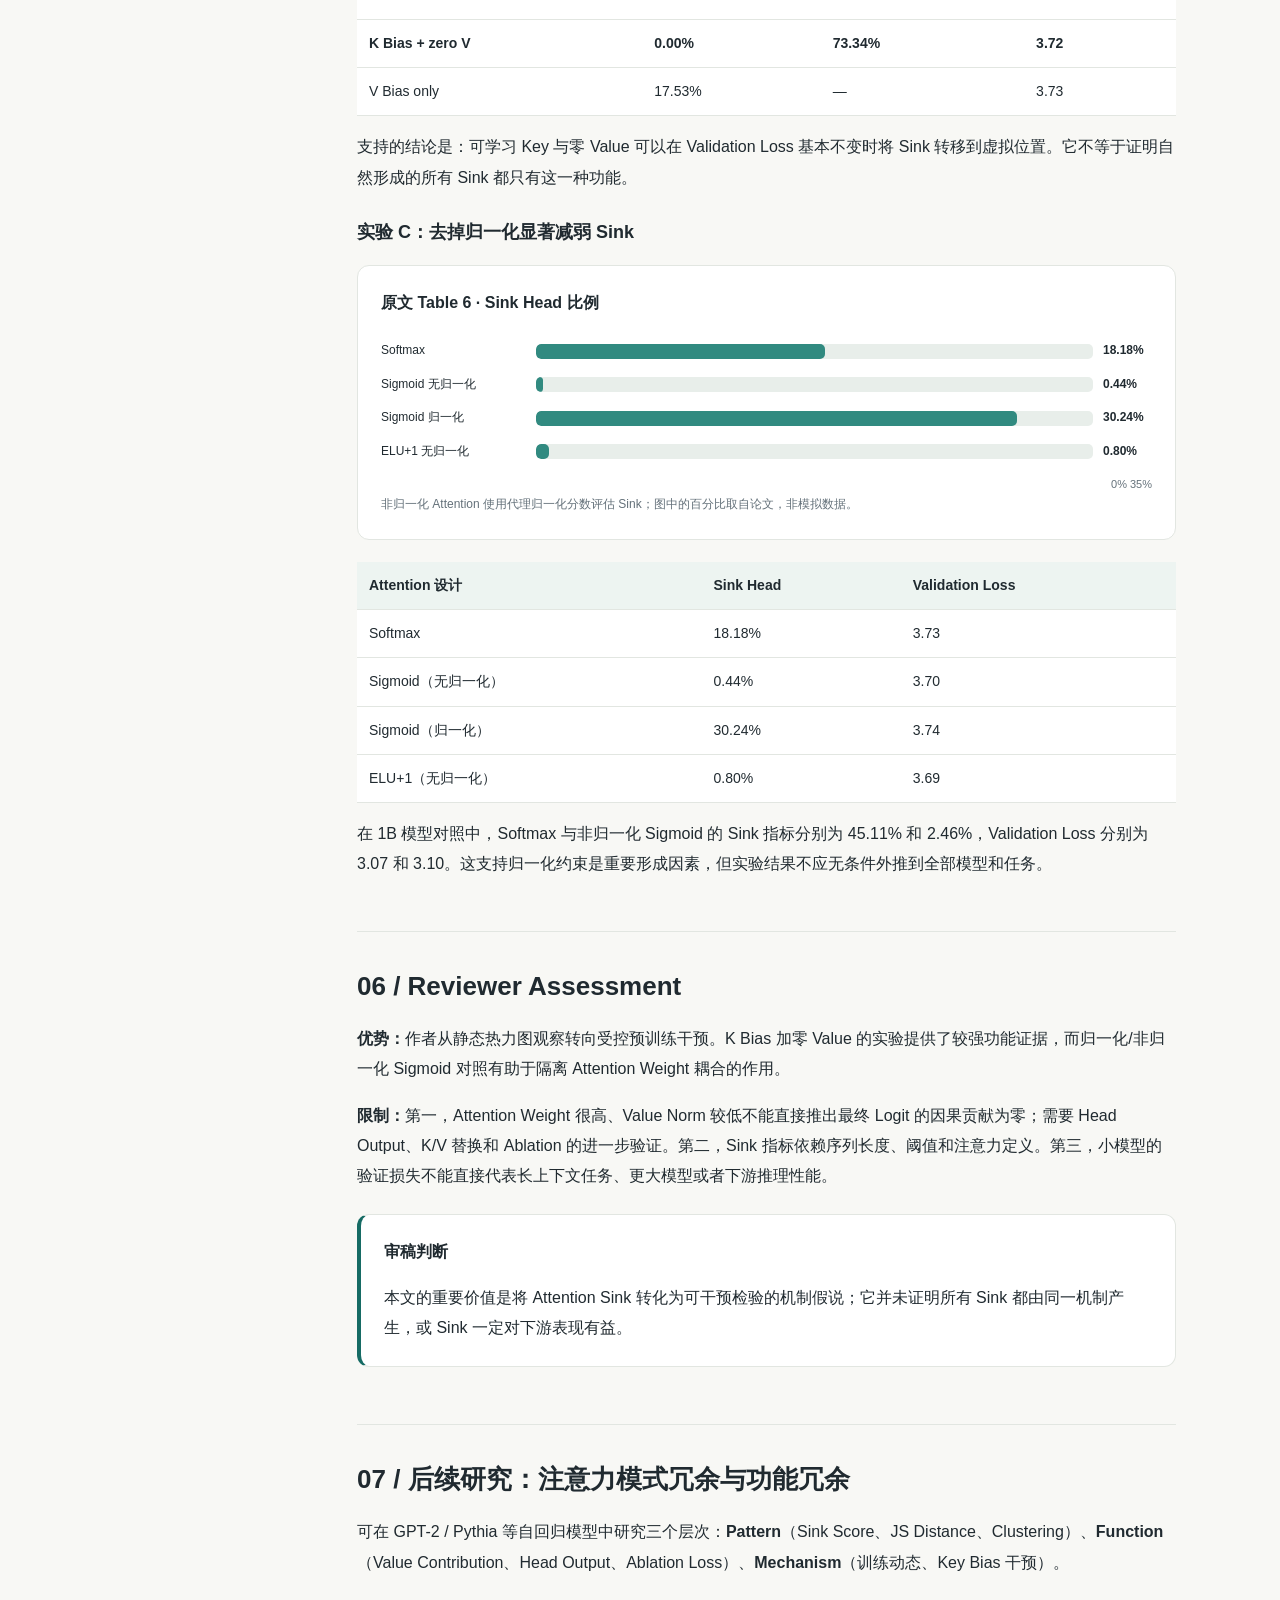
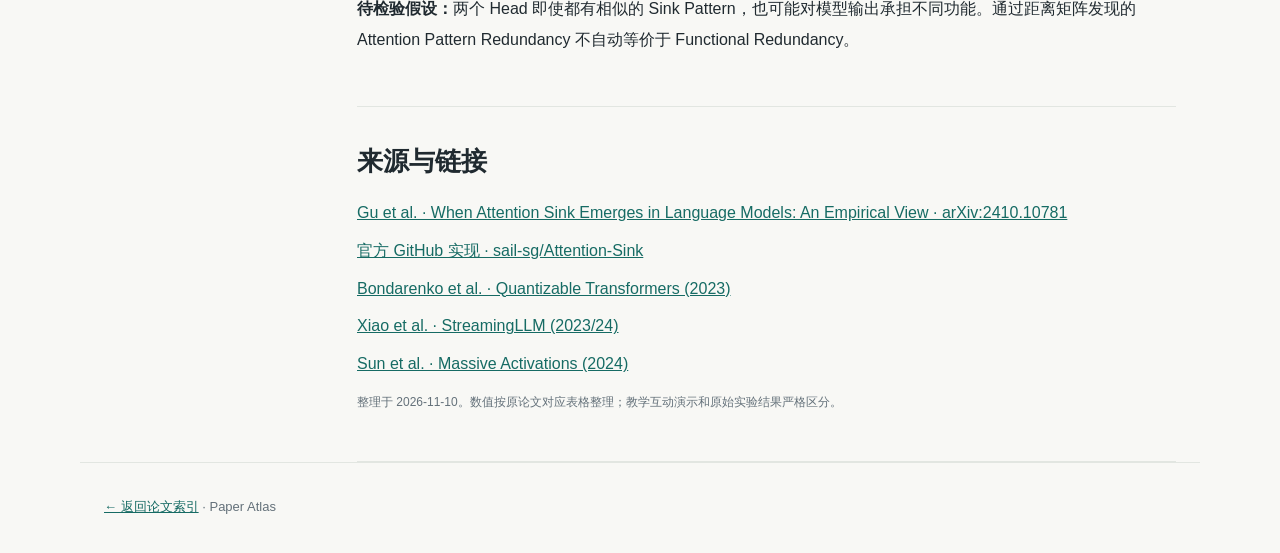
<file: papers/2410.10781.html>
<!doctype html><html lang="zh-CN"><head><meta charset="utf-8"><meta name="viewport" content="width=device-width,initial-scale=1"><meta name="description" content="When Attention Sink Emerges in Language Models: An Empirical View 精读：研究问题、前人工作、机制、方法及审稿评价"><title>When Attention Sink Emerges · Paper Atlas</title><link rel="stylesheet" href="../style.css"></head><body>
<header class="top"><a class="brand" href="../index.html">◈ PAPER ATLAS</a><nav><a href="../index.html">← 论文索引</a><a href="#references">原文与代码</a></nav></header>
<main class="wrap"><section class="article-head"><span class="overline">PAPER 001 / ICLR 2025 · SPOTLIGHT</span><h1>When Attention Sink Emerges in Language Models: An Empirical View</h1><p class="lead">为什么自回归语言模型会把大量注意力权重分配给第一个 token？从训练动态、Key Bias 和 Softmax 归一化理解 Attention Sink。</p><p class="source">作者：Xiangming Gu, Tianyu Pang 等 · arXiv:2410.10781 · 首次提交 2024-10-14 · v2 2025-03-02</p><p><a class="button" href="https://arxiv.org/abs/2410.10781" target="_blank" rel="noopener">原论文 ↗</a>　<a href="https://arxiv.org/pdf/2410.10781">PDF</a>　<a href="https://github.com/sail-sg/Attention-Sink">官方代码</a></p></section>
<div class="article-layout"><aside class="toc"><a href="#summary">快速总结</a><a href="#problem">研究问题</a><a href="#prior">前人工作</a><a href="#intuition">核心直觉</a><a href="#method">实验方法</a><a href="#results">关键结果</a><a href="#review">审稿评价</a><a href="#research">研究延伸</a><a href="#references">论文来源</a></aside>
<article>
<section id="summary"><h2>快速总结</h2><div class="callout"><strong>核心结论</strong><p>某些 Attention Head 会将相当大的注意力权重分给序列初始 token。作者通过控制预训练条件发现 Sink 可以在训练过程中出现并迁移位置；添加可学习 Key 与零 Value 的虚拟位置能承接高权重；移除注意力的归一化约束可以显著抑制 Sink。</p></div><p class="caption">以下区分论文实测、前人工作与审稿推断。交互演示采用教学数值，不是论文测量结果。</p></section>
<section id="problem"><h2>01 / Research Problem</h2><p>在 Decoder-only Transformer 中，一个 token 的 Query 只能关注当前及历史位置。即使第一个 token 没有明显语义价值，某些注意力头仍持续给予它很高权重，在注意力矩阵第一列形成亮带。这种现象称为 <strong>Attention Sink</strong>。</p><figure><strong>交互热力图：Causal Attention Sink（教学示意）</strong><div id="heatmap" class="scroll"></div><figcaption id="heatinfo">第一列深色代表高权重。点选一个单元格查看具体值；右上方位置由 Causal Mask 遮蔽。</figcaption></figure><p>研究问题分为三个层次：Sink 在预训练哪个阶段出现？数据、训练目标、架构如何决定它的位置？模型为什么倾向于学到这种权重分配方式？回答这些问题，有助于解释流式 KV Cache、Attention Head 的功能和注意力架构设计。</p></section>
<section id="prior"><h2>02 / Prior Work</h2><div class="scroll"><table><thead><tr><th>论文</th><th>已有发现</th><th>仍待解决</th></tr></thead><tbody>
<tr><td><a href="https://arxiv.org/abs/2306.12929">Quantizable Transformers (2023)</a></td><td>特殊 token 的较小 Value 可帮助 Attention Head 近似执行 No-op；提出 Clipped Softmax、Gated Attention。</td><td>为什么模型会自然学到首位置 Sink？</td></tr>
<tr><td><a href="https://arxiv.org/abs/2309.17453">StreamingLLM (2023/24)</a></td><td>保留起始 token 的 KV Cache 可提升流式解码稳定性。</td><td>形成时机与驱动因素。</td></tr>
<tr><td><a href="https://arxiv.org/abs/2402.17762">Massive Activations (2024)</a></td><td>发现异常激活并关联 Sink 与隐式 Bias。</td><td>归一化与预训练变量各发挥什么作用？</td></tr></tbody></table></div><p><strong>创新边界：</strong>本文没有首次发现 Attention Sink，也不是最早提出虚拟 Bias。核心增量在于系统的训练变量干预和对归一化机制的检验。</p></section>
<section id="intuition"><h2>03 / Core Intuition</h2><h3>Softmax 强制把注意力权重分配完</h3><div class="formula">a<sub>ij</sub> = exp(s<sub>ij</sub>) / Σ<sub>m≤i</sub> exp(s<sub>im</sub>),　Σ<sub>j≤i</sub> a<sub>ij</sub> = 1</div>
<p class="caption">i 表示当前 Query 位置；j、m 表示因果遮蔽允许的 Key 位置；s<sub>ij</sub> 是 Query-Key 缩放内积形成的 Logit；exp 是指数函数；Σ 表示求和；a<sub>ij</sub> 是注意力权重。</p>
<p>当一个 Head 暂时没有值得从历史 token 读取的信息时，它仍须通过 Softmax 把全部权重分给某些位置。一种可行策略是将大部分权重分配给 Value 贡献接近零的 token，从而减少 Attention Output 对 Residual Stream 的更新。</p>
<figure><strong>交互示例：权重如何汇集到零 Value</strong><p class="caption">三个 Value 分别为 0、4、−2；第 2、3 个 Logit 固定为 1、0。调节第一个 Logit。</p><label for="logit">第一个 token 的 Logit：<output id="logitval">3.0</output></label><input id="logit" type="range" min="-2" max="8" step=".5" value="3"><div id="attentionbars"></div><div class="callout">Attention Output：<strong id="output"></strong>；首位置权重：<strong id="sinkweight"></strong></div></figure>
<p>进一步，Query 与 Key 的内积满足 q·k = ||q|| ||k|| cosθ。q、k 分别是 Query 和 Key 向量，||·|| 是欧氏长度，θ 是夹角。即便某个 Key 较短，只要方向与 Query 更接近，其内积仍可能很大。作者在 LLaMA3-8B Base 的观察支持这类 Q/K 几何解释。</p>
<p><strong>为什么是首 token？</strong>首 token 在因果注意力下只看见自己，又始终对所有后续 token 可见，因此容易形成相对稳定的参考位置。但论文实验可以移动 Sink，表明它并非固定在位置 1 的硬编码结构。</p></section>
<section id="method"><h2>04 / Method · Controlled Pre-training</h2>
<h3>Input：预训练配置</h3><p>论文主要受控实验使用 LLaMA-style Decoder-only Transformer，10 层、8 Heads、Hidden Dimension 768、FFN Dimension 1536，约 60M 参数（不含 Embedding / Unembedding）；语料来自 The Pile，优化器为 AdamW。研究对象是预训练中逐渐形成的注意力模式。</p>
<h3>Processing：Sink 指标</h3><p>从每层每个 Head 提取注意力矩阵，计算位置 k 的平均被关注权重：</p>
<div class="formula">α<sub>k</sub><sup>(l,h)</sup> = [1/(T−k+1)] Σ<sub>i=k…T</sub> A<sub>i,k</sub><sup>(l,h)</sup></div>
<p class="caption">l 为层编号，h 为 Head 编号，T 为序列长度，k 为候选 Sink 位置，i 遍历可关注 k 的 Query 位置；A<sub>i,k</sub> 为该行对第 k 个 Key 的注意力权重。</p>
<p>再定义超过阈值 ε 的 Head 比例：</p><div class="formula">Sink<sub>k</sub><sup>ε</sup> = [1/(L·H)] Σ<sub>l=1…L</sub> Σ<sub>h=1…H</sub> 1[α<sub>k</sub><sup>(l,h)</sup> &gt; ε]</div>
<p class="caption">L 是总层数，H 是每层的 Head 数；1[·] 为条件指示函数；ε 为阈值，论文默认 0.3。80 个 Head 中若有 24 个超过阈值，Sink 指标就是 30%，不代表 30% 的全模型注意力质量。</p>
<h3>Intervention：可检验的操作</h3><ol><li>改变训练步数、学习率、数据供给，观察 Sink 何时形成。</li><li>改变固定或随机 token 的位置，以及 Prefix LM 训练目标，观察 Sink 是否迁移。</li><li>人工加入可学习的 Key Bias（Value 为零），测试虚拟位置能否承接 Sink。</li><li>比较 Softmax、归一化 Sigmoid 与非归一化 Sigmoid/ELU+1，检验归一化耦合。</li></ol>
<p>Output 主要包括 Sink Head 占比和 Pile-CC Validation Loss，同时辅助分析 Q/K 方向与隐藏状态、Value 的范数。</p></section>
<section id="results"><h2>05 / Key Results</h2>
<h3>实验 A：形成时间与位置</h3><p><strong>论文实测：</strong>在默认训练配置中，Sink 在约 1,000–2,000 步附近开始明显形成，学习率和数据量会影响出现过程；当训练数据中的初始位置被随机化或在后续位置插入固定 token 时，Sink 可发生迁移。</p>
<h3>实验 B：K Bias 可以替代真实首 token 承接权重</h3><p>新增虚拟 Key k* 和零 Value。对第 i 个 Query，Attention Output 可以表示为：</p><div class="formula">o<sub>i</sub> = a<sub>i,*</sub>·0 + Σ<sub>j≤i</sub> a<sub>ij</sub>v<sub>j</sub></div><p class="caption">o<sub>i</sub> 是 Head 输出，a<sub>i,*</sub> 是虚拟 Key 的权重；v<sub>j</sub> 是原始 token 的 Value 向量。虽然虚拟位置不直接贡献 Value，其 Logit 仍参与 Softmax 分母并改变其他 token 的权重。</p>
<div class="scroll"><table><thead><tr><th>设计（原文 Table 4）</th><th>首位置 Sink</th><th>虚拟位置 Sink</th><th>Val. Loss</th></tr></thead><tbody>
<tr><td>Softmax baseline</td><td>18.18%</td><td>—</td><td>3.73</td></tr>
<tr><td>Learnable Sink Token</td><td>0.00%</td><td>74.12%</td><td>3.72</td></tr>
<tr><td>KV Bias</td><td>0.04%</td><td>72.76%</td><td>3.72</td></tr>
<tr><td><strong>K Bias + zero V</strong></td><td><strong>0.00%</strong></td><td><strong>73.34%</strong></td><td><strong>3.72</strong></td></tr>
<tr><td>V Bias only</td><td>17.53%</td><td>—</td><td>3.73</td></tr></tbody></table></div>
<p>支持的结论是：可学习 Key 与零 Value 可以在 Validation Loss 基本不变时将 Sink 转移到虚拟位置。它不等于证明自然形成的所有 Sink 都只有这一种功能。</p>
<h3>实验 C：去掉归一化显著减弱 Sink</h3><figure><strong>原文 Table 6 · Sink Head 比例</strong><div id="resultsChart" class="chart" aria-label="各注意力函数的 Sink Head 比例"></div><figcaption>非归一化 Attention 使用代理归一化分数评估 Sink；图中的百分比取自论文，非模拟数据。</figcaption></figure>
<div class="scroll"><table><thead><tr><th>Attention 设计</th><th>Sink Head</th><th>Validation Loss</th></tr></thead><tbody>
<tr><td>Softmax</td><td>18.18%</td><td>3.73</td></tr><tr><td>Sigmoid（无归一化）</td><td>0.44%</td><td>3.70</td></tr><tr><td>Sigmoid（归一化）</td><td>30.24%</td><td>3.74</td></tr><tr><td>ELU+1（无归一化）</td><td>0.80%</td><td>3.69</td></tr></tbody></table></div>
<p>在 1B 模型对照中，Softmax 与非归一化 Sigmoid 的 Sink 指标分别为 45.11% 和 2.46%，Validation Loss 分别为 3.07 和 3.10。这支持归一化约束是重要形成因素，但实验结果不应无条件外推到全部模型和任务。</p></section>
<section id="review"><h2>06 / Reviewer Assessment</h2><p><strong>优势：</strong>作者从静态热力图观察转向受控预训练干预。K Bias 加零 Value 的实验提供了较强功能证据，而归一化/非归一化 Sigmoid 对照有助于隔离 Attention Weight 耦合的作用。</p><p><strong>限制：</strong>第一，Attention Weight 很高、Value Norm 较低不能直接推出最终 Logit 的因果贡献为零；需要 Head Output、K/V 替换和 Ablation 的进一步验证。第二，Sink 指标依赖序列长度、阈值和注意力定义。第三，小模型的验证损失不能直接代表长上下文任务、更大模型或者下游推理性能。</p><div class="callout"><strong>审稿判断</strong><p>本文的重要价值是将 Attention Sink 转化为可干预检验的机制假说；它并未证明所有 Sink 都由同一机制产生，或 Sink 一定对下游表现有益。</p></div></section>
<section id="research"><h2>07 / 后续研究：注意力模式冗余与功能冗余</h2><p>可在 GPT-2 / Pythia 等自回归模型中研究三个层次：<strong>Pattern</strong>（Sink Score、JS Distance、Clustering）、<strong>Function</strong>（Value Contribution、Head Output、Ablation Loss）、<strong>Mechanism</strong>（训练动态、Key Bias 干预）。</p><p><strong>待检验假设：</strong>两个 Head 即使都有相似的 Sink Pattern，也可能对模型输出承担不同功能。通过距离矩阵发现的 Attention Pattern Redundancy 不自动等价于 Functional Redundancy。</p></section>
<section id="references"><h2>来源与链接</h2><div class="linklist"><a href="https://arxiv.org/abs/2410.10781">Gu et al. · When Attention Sink Emerges in Language Models: An Empirical View · arXiv:2410.10781</a><a href="https://github.com/sail-sg/Attention-Sink">官方 GitHub 实现 · sail-sg/Attention-Sink</a><a href="https://arxiv.org/abs/2306.12929">Bondarenko et al. · Quantizable Transformers (2023)</a><a href="https://arxiv.org/abs/2309.17453">Xiao et al. · StreamingLLM (2023/24)</a><a href="https://arxiv.org/abs/2402.17762">Sun et al. · Massive Activations (2024)</a></div><p class="caption">整理于 2026-11-10。数值按原论文对应表格整理；教学互动演示和原始实验结果严格区分。</p></section>
</article></div></main><footer class="wrap"><a href="../index.html">← 返回论文索引</a> · Paper Atlas</footer><script src="article.js"></script></body></html>
</file>
<file: style.css>
:root{color-scheme:light;--bg:#f8f8f5;--ink:#202a30;--muted:#64717a;--accent:#166b64;--line:#e2e6e1;--panel:#fff;--soft:#edf4f1}*{box-sizing:border-box}html{scroll-behavior:smooth}body{margin:0;background:var(--bg);color:var(--ink);font:16px/1.8 -apple-system,BlinkMacSystemFont,"Segoe UI","Noto Sans SC",sans-serif}a{color:var(--accent)}.top{height:76px;border-bottom:1px solid var(--line);display:flex;align-items:center;justify-content:space-between;gap:1rem;padding:0 max(24px,calc((100vw - 1120px)/2));background:#fff}.brand{font-weight:800;letter-spacing:.14em;text-decoration:none;color:var(--ink);white-space:nowrap}.top nav{display:flex;gap:23px;flex-wrap:wrap}.top nav a{text-decoration:none;font-size:14px;color:var(--muted)}.top nav a:hover{color:var(--accent)}.wrap{max-width:1120px;margin:0 auto;padding:0 24px}.hero{padding:100px 0 110px;border-bottom:1px solid var(--line)}.overline{font-size:12px;font-weight:800;letter-spacing:.19em;color:var(--accent)}h1,h2,h3{line-height:1.25}h1{font-size:clamp(35px,6vw,65px);letter-spacing:-.04em;margin:28px 0 20px;max-width:970px}h1 em{font-style:normal;color:var(--accent)}.hero p{font-size:18px;color:var(--muted);max-width:720px}.button{display:inline-block;margin-top:18px;padding:12px 20px;border-radius:9px;background:var(--accent);color:white;font-size:14px;text-decoration:none;font-weight:700}.section-title{display:flex;align-items:end;justify-content:space-between}.count{font-size:12px;color:var(--muted)}#library{padding:65px 0}.section-title h2,.method h2{font-size:33px;margin:6px 0 25px}.filters{display:flex;gap:10px;margin-bottom:23px}.filters input,.filters select{border:1px solid var(--line);border-radius:8px;padding:12px;background:white;color:var(--ink);font:inherit}.filters input{flex:1;min-width:0}.library{display:grid;grid-template-columns:repeat(auto-fit,minmax(min(100%,340px),1fr));gap:20px}.paper{display:block;padding:30px;border-radius:15px;border:1px solid var(--line);background:var(--panel);text-decoration:none;color:var(--ink);transition:transform .2s,box-shadow .2s}.paper:hover{transform:translateY(-3px);box-shadow:0 12px 30px #17443b15}.paper h3{font-size:21px;line-height:1.4}.paper p{color:var(--muted)}.tags{display:flex;gap:7px;flex-wrap:wrap}.tags span,.pill{font-size:11px;background:var(--soft);color:var(--accent);border-radius:100px;padding:3px 11px}.meta{font-size:12px;color:var(--muted);margin:15px 0}.paper strong{font-size:13px;color:var(--accent)}.method{border-top:1px solid var(--line);padding:55px 0 105px}.steps{display:grid;grid-template-columns:repeat(4,1fr);gap:15px}.steps>div{background:var(--panel);border:1px solid var(--line);border-radius:12px;padding:20px}.steps strong{color:var(--accent)}.steps h3{font-size:16px}.steps p{font-size:13px;color:var(--muted)}footer{border-top:1px solid var(--line);padding-top:32px!important;padding-bottom:35px!important;color:var(--muted);font-size:13px}.article-head{padding:70px 0 40px}.article-head h1{font-size:clamp(31px,4.5vw,52px);max-width:970px}.article-head .lead{max-width:830px;color:var(--muted);font-size:19px}.source{color:var(--muted);font-size:13px}.article-layout{display:grid;grid-template-columns:205px minmax(0,1fr);gap:48px;align-items:start}.toc{position:sticky;top:20px;display:flex;flex-direction:column;gap:7px;padding:16px 0}.toc a{font-size:13px;color:var(--muted);text-decoration:none;padding:6px 12px;border-left:2px solid var(--line)}.toc a:hover{color:var(--accent);border-left-color:var(--accent)}article{min-width:0;max-width:820px}article section{padding:20px 0 35px;border-bottom:1px solid var(--line);scroll-margin-top:25px}article h2{font-size:26px;margin-top:18px}article h3{font-size:18px;margin-top:28px}article p{line-height:1.9}article li{margin:7px 0}.callout,figure{background:var(--panel);border:1px solid var(--line);border-radius:12px;padding:23px;margin:22px 0}.callout{border-left:4px solid var(--accent)}.callout p{margin-bottom:0}.caption,figcaption{font-size:12px;color:var(--muted)}.formula{font-family:Georgia,serif;overflow-x:auto;background:#ecf3f0;border-radius:9px;text-align:center;padding:18px;font-size:19px;white-space:nowrap}.scroll{overflow-x:auto}table{width:100%;border-collapse:collapse;background:#fff;font-size:14px;min-width:510px}th,td{text-align:left;padding:11px 12px;border-bottom:1px solid var(--line)}th{background:var(--soft)}tr:hover td{background:#fafcfb}.linklist{display:grid;gap:9px}.linklist a{overflow-wrap:anywhere}.bar-row{display:grid;grid-template-columns:145px 1fr 49px;gap:10px;align-items:center;margin:12px 0;font-size:12px}.bar-track{height:15px;border-radius:5px;background:#e8eeea;overflow:hidden}.bar-fill{background:#318a80;height:100%;border-radius:5px}.chart{padding-top:10px}.chart-axis{font-size:11px;color:var(--muted);text-align:right}#heatmap{max-width:100%}#heatmap table{border-collapse:separate;border-spacing:4px;background:transparent;min-width:450px;width:auto;margin:auto}#heatmap td{width:44px;height:38px;text-align:center;padding:0;border:1px solid #fff3;border-radius:4px;font-size:10px;cursor:crosshair}#heatmap th{background:transparent;padding:2px 4px;font-size:11px;text-align:center;color:var(--muted)}label{font-size:14px;font-weight:600}input[type=range]{width:100%;accent-color:var(--accent);margin:12px 0}.valuebar{display:flex;justify-content:space-between;font-size:12px;margin:6px 0}.tinybar{height:12px;background:#e9efeb;border-radius:4px;overflow:hidden}.tinybar>div{height:100%;background:var(--accent);border-radius:4px}@media(max-width:800px){.article-layout{display:block}.toc{position:static;flex-direction:row;flex-wrap:wrap;gap:0}.toc a{padding:3px 7px}.steps{grid-template-columns:repeat(2,1fr)}.hero{padding:70px 0}.top{padding:0 20px}}@media(max-width:520px){.top{height:auto;min-height:74px;flex-wrap:wrap;padding:13px 20px}.top nav{gap:15px}.steps{grid-template-columns:1fr}.filters{flex-direction:column}.bar-row{grid-template-columns:108px 1fr 42px}.article-head{padding-top:44px}}
</file>
